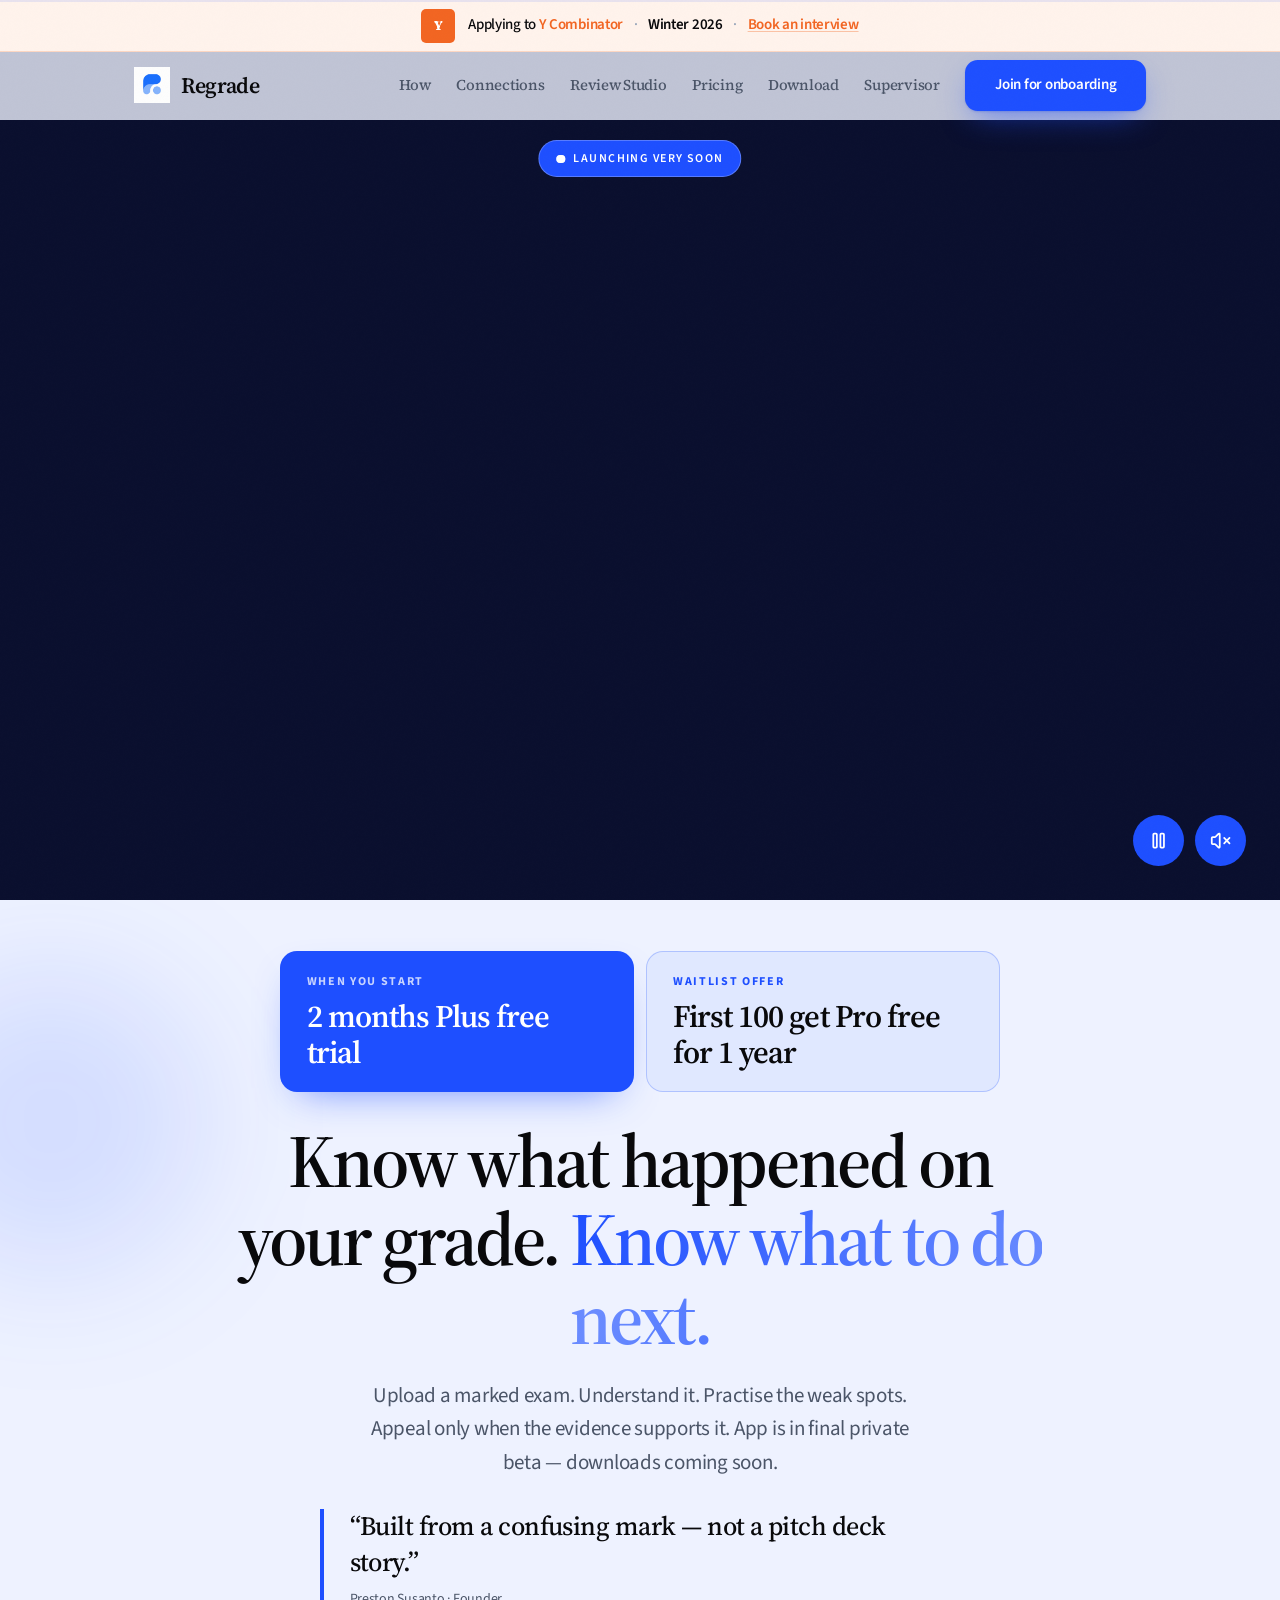
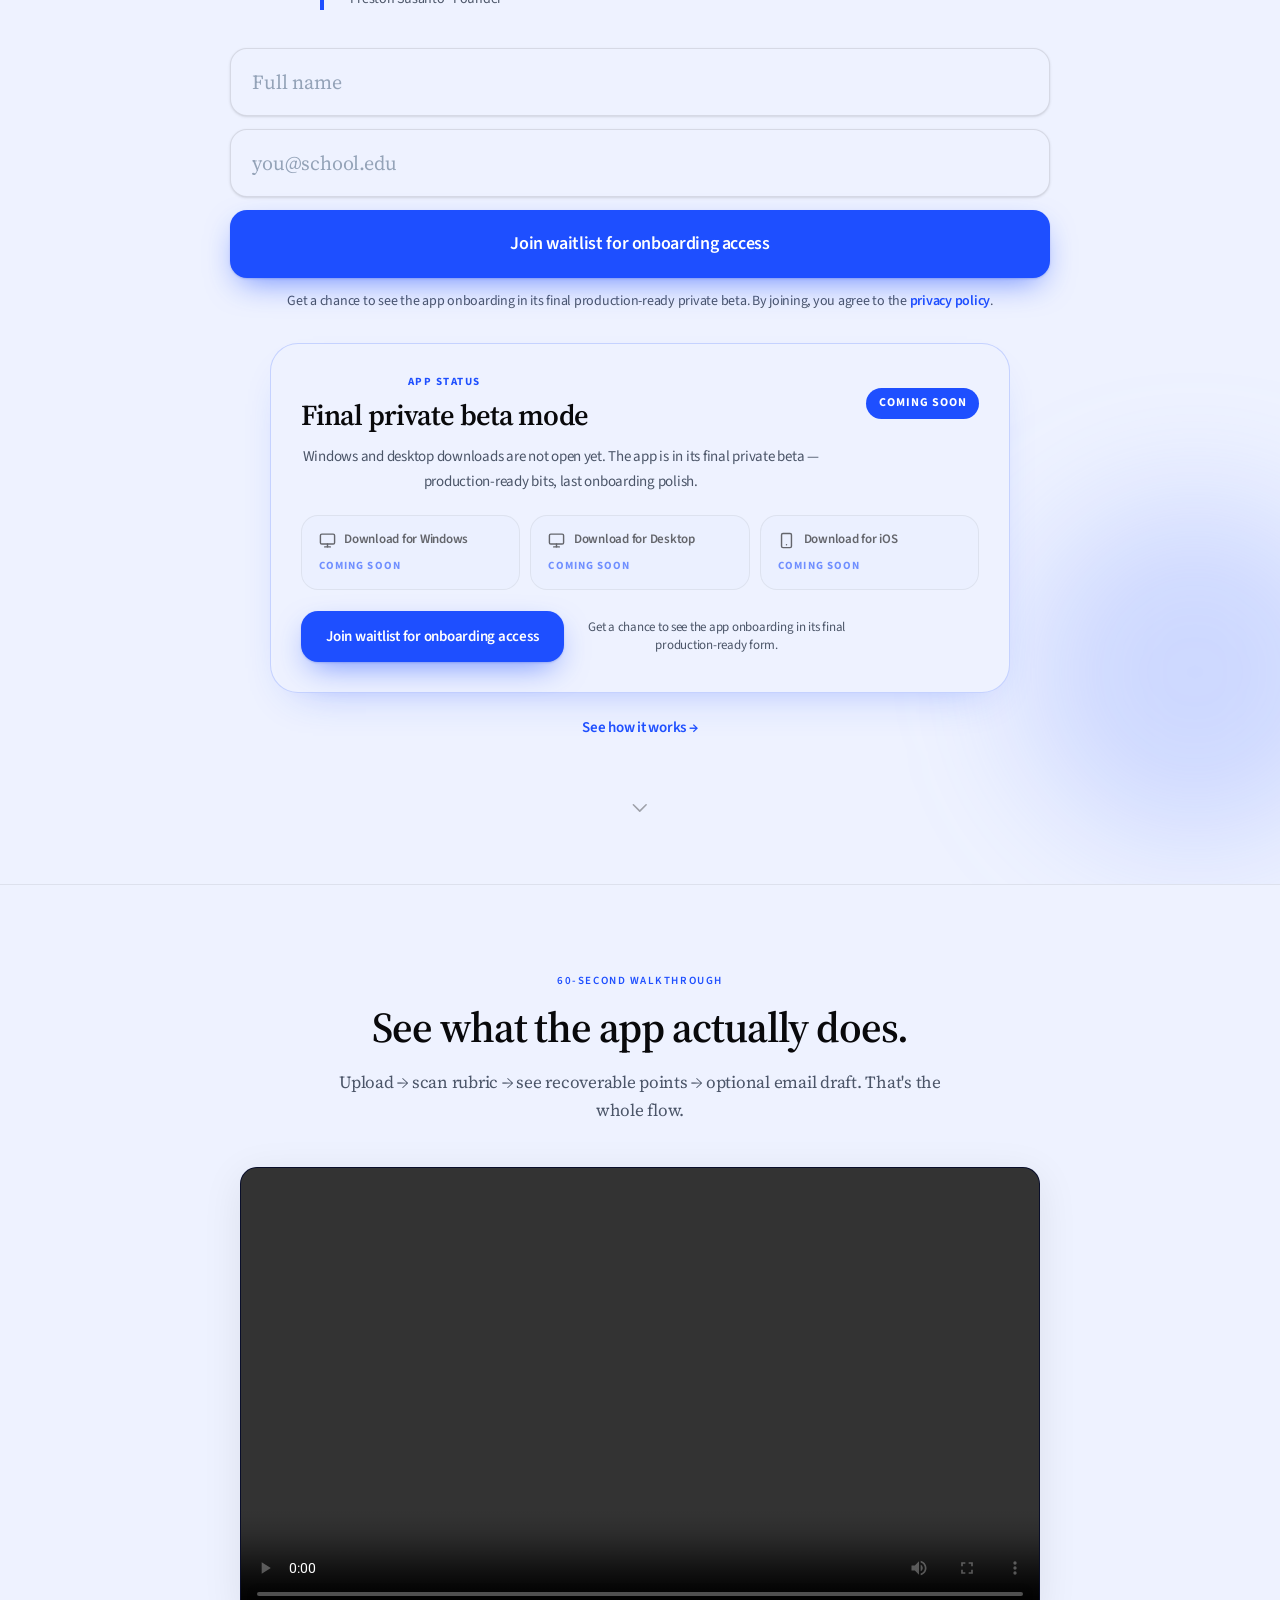
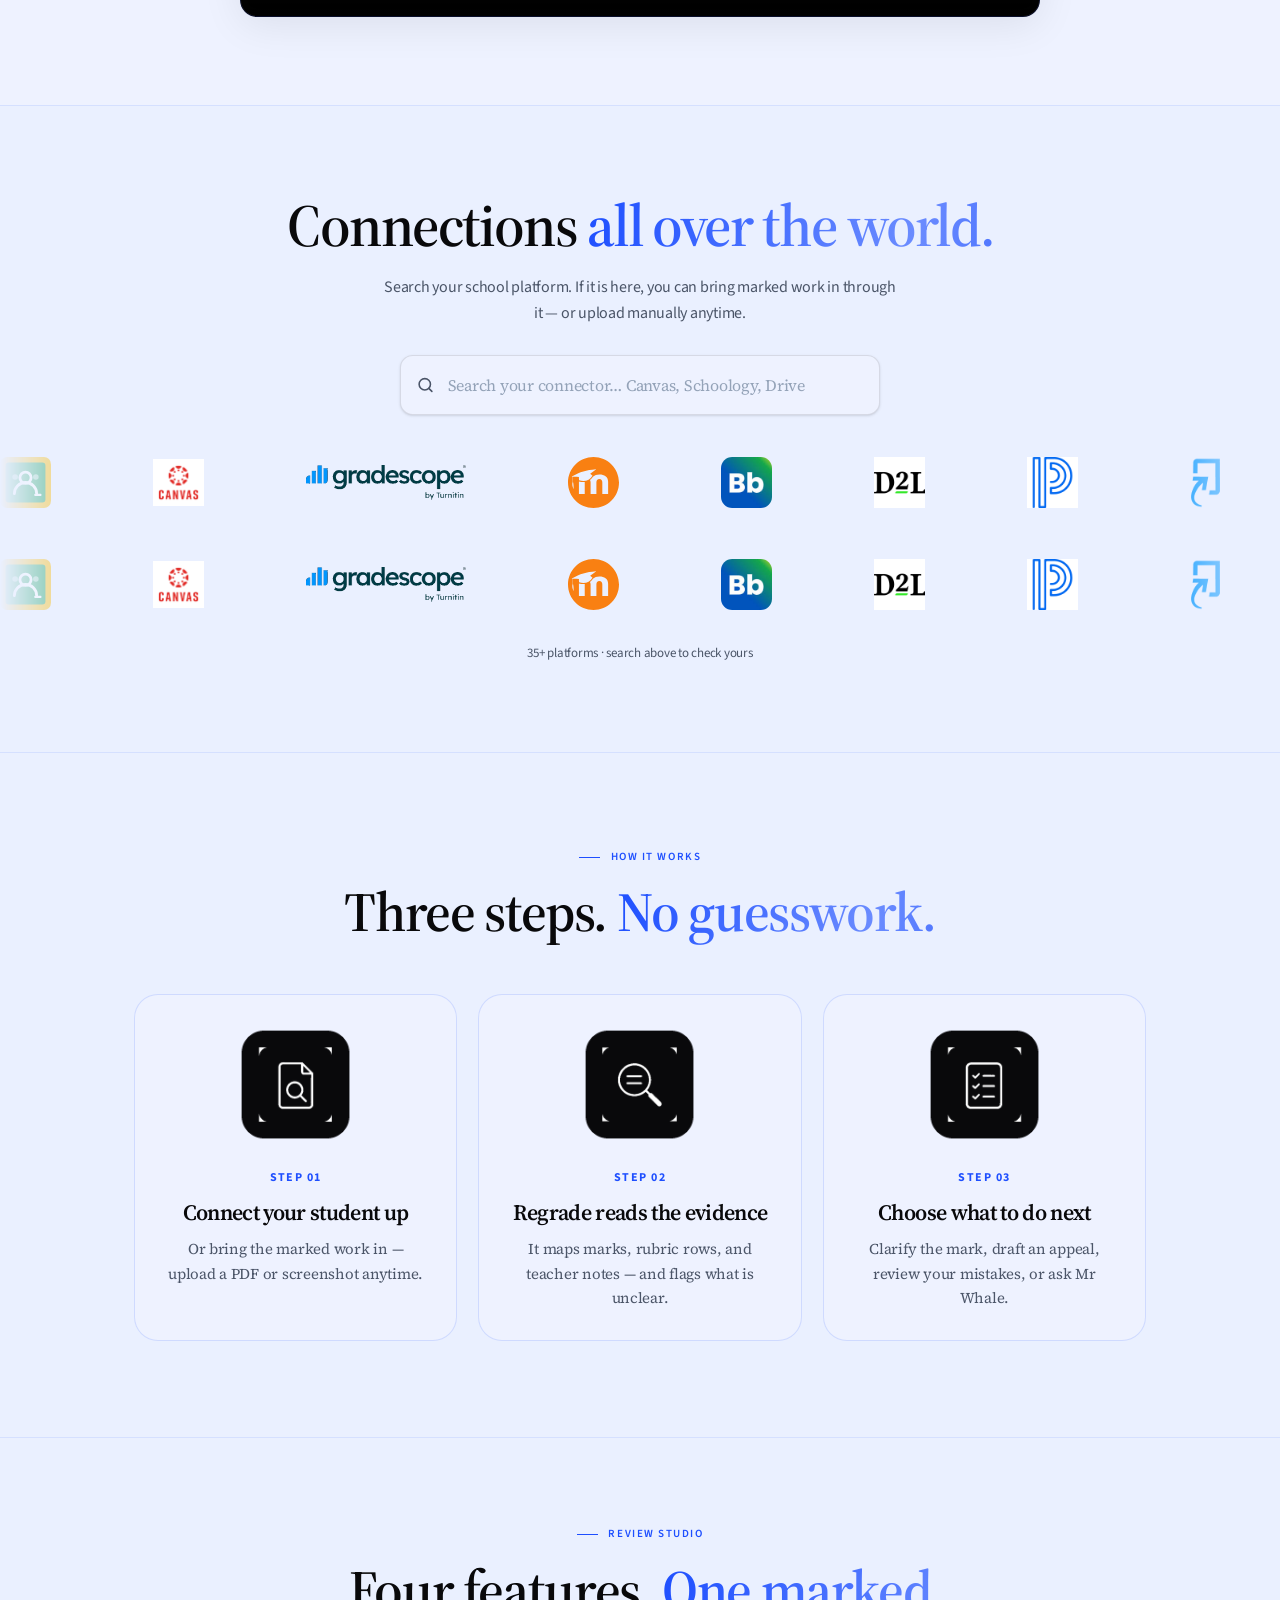
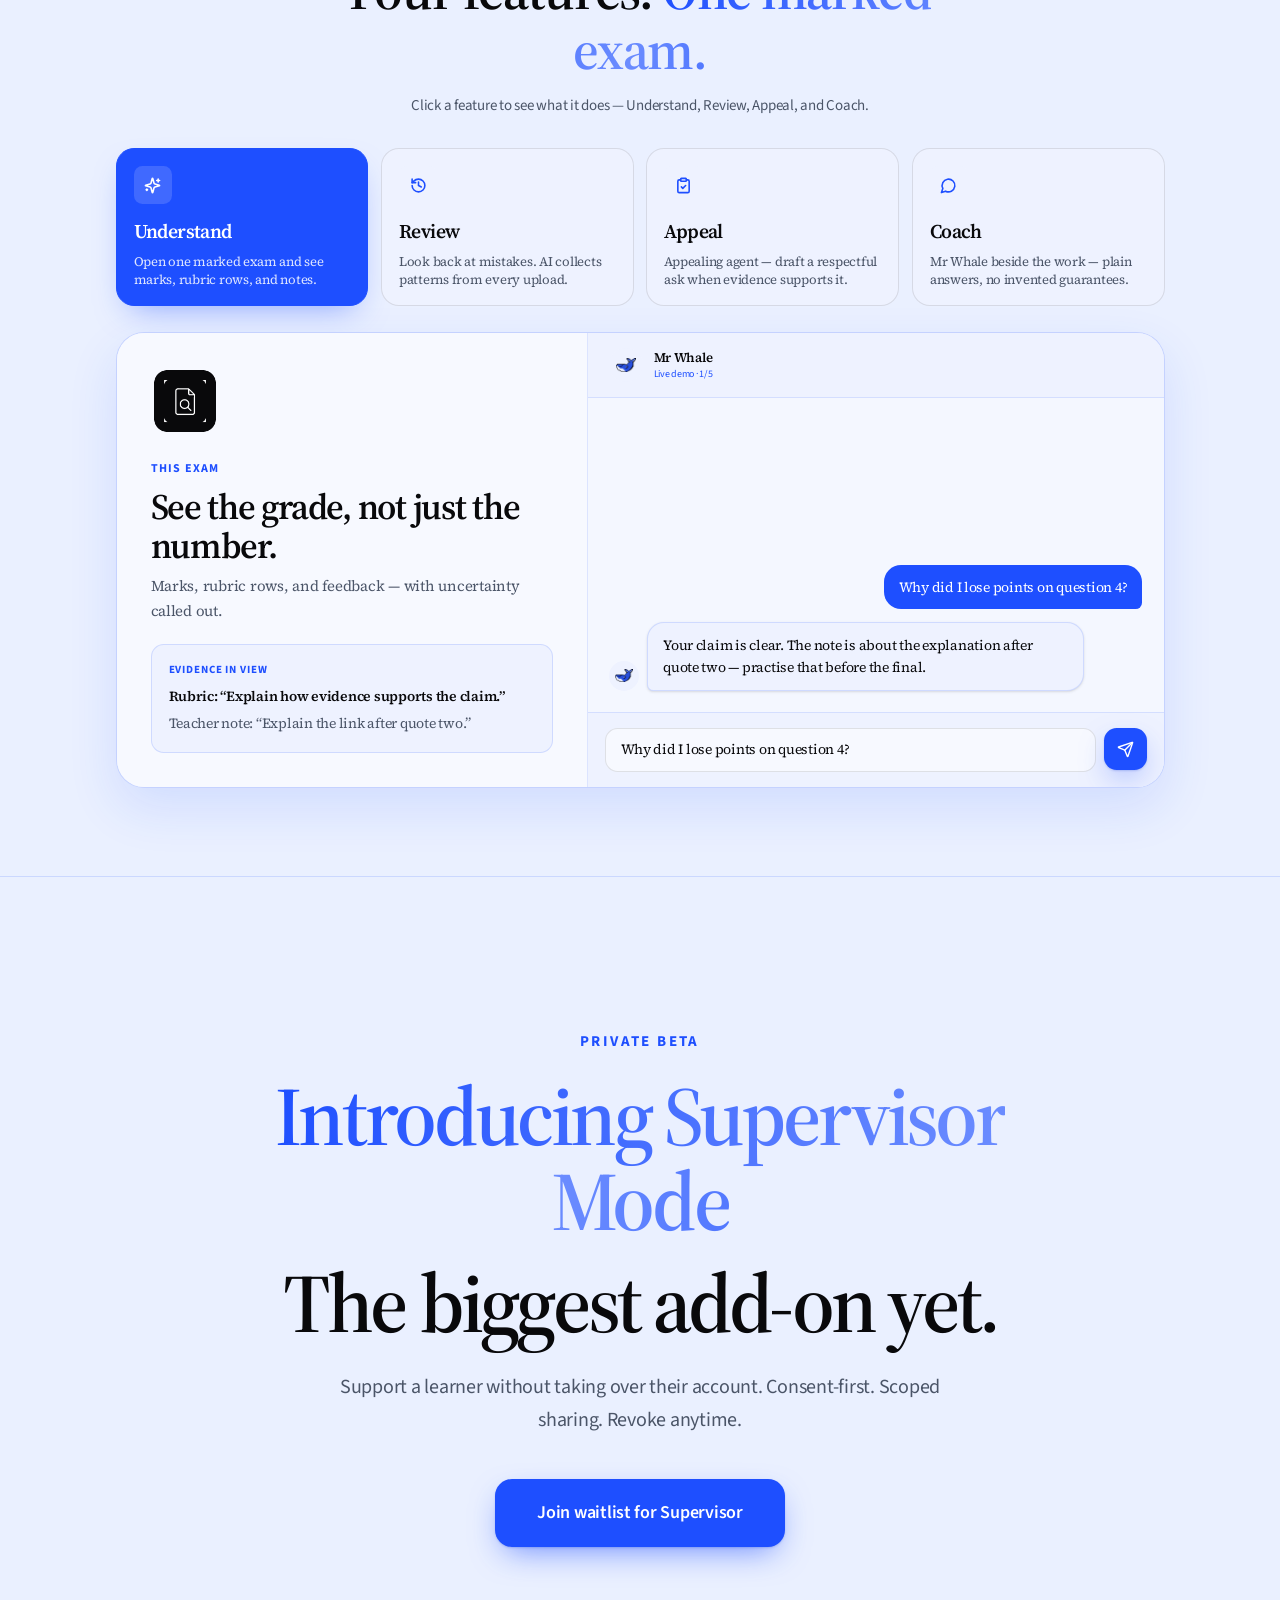
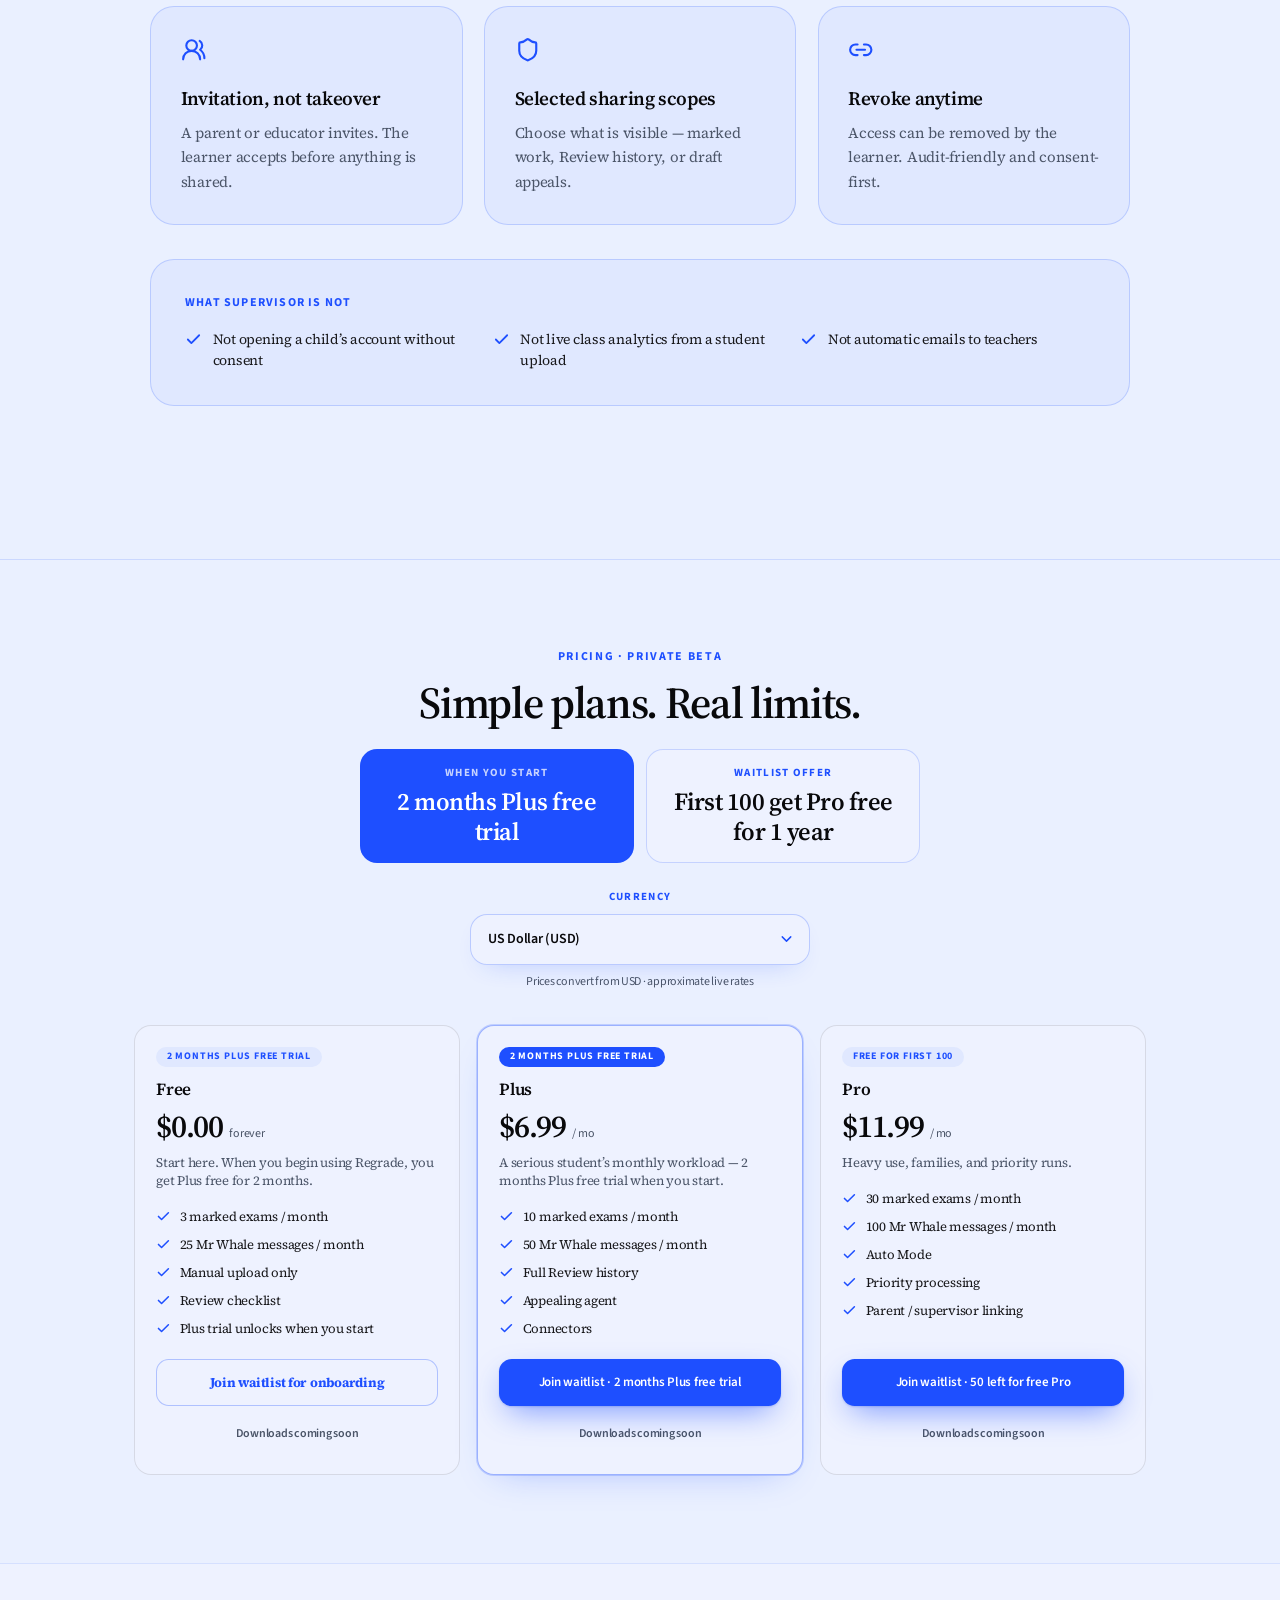
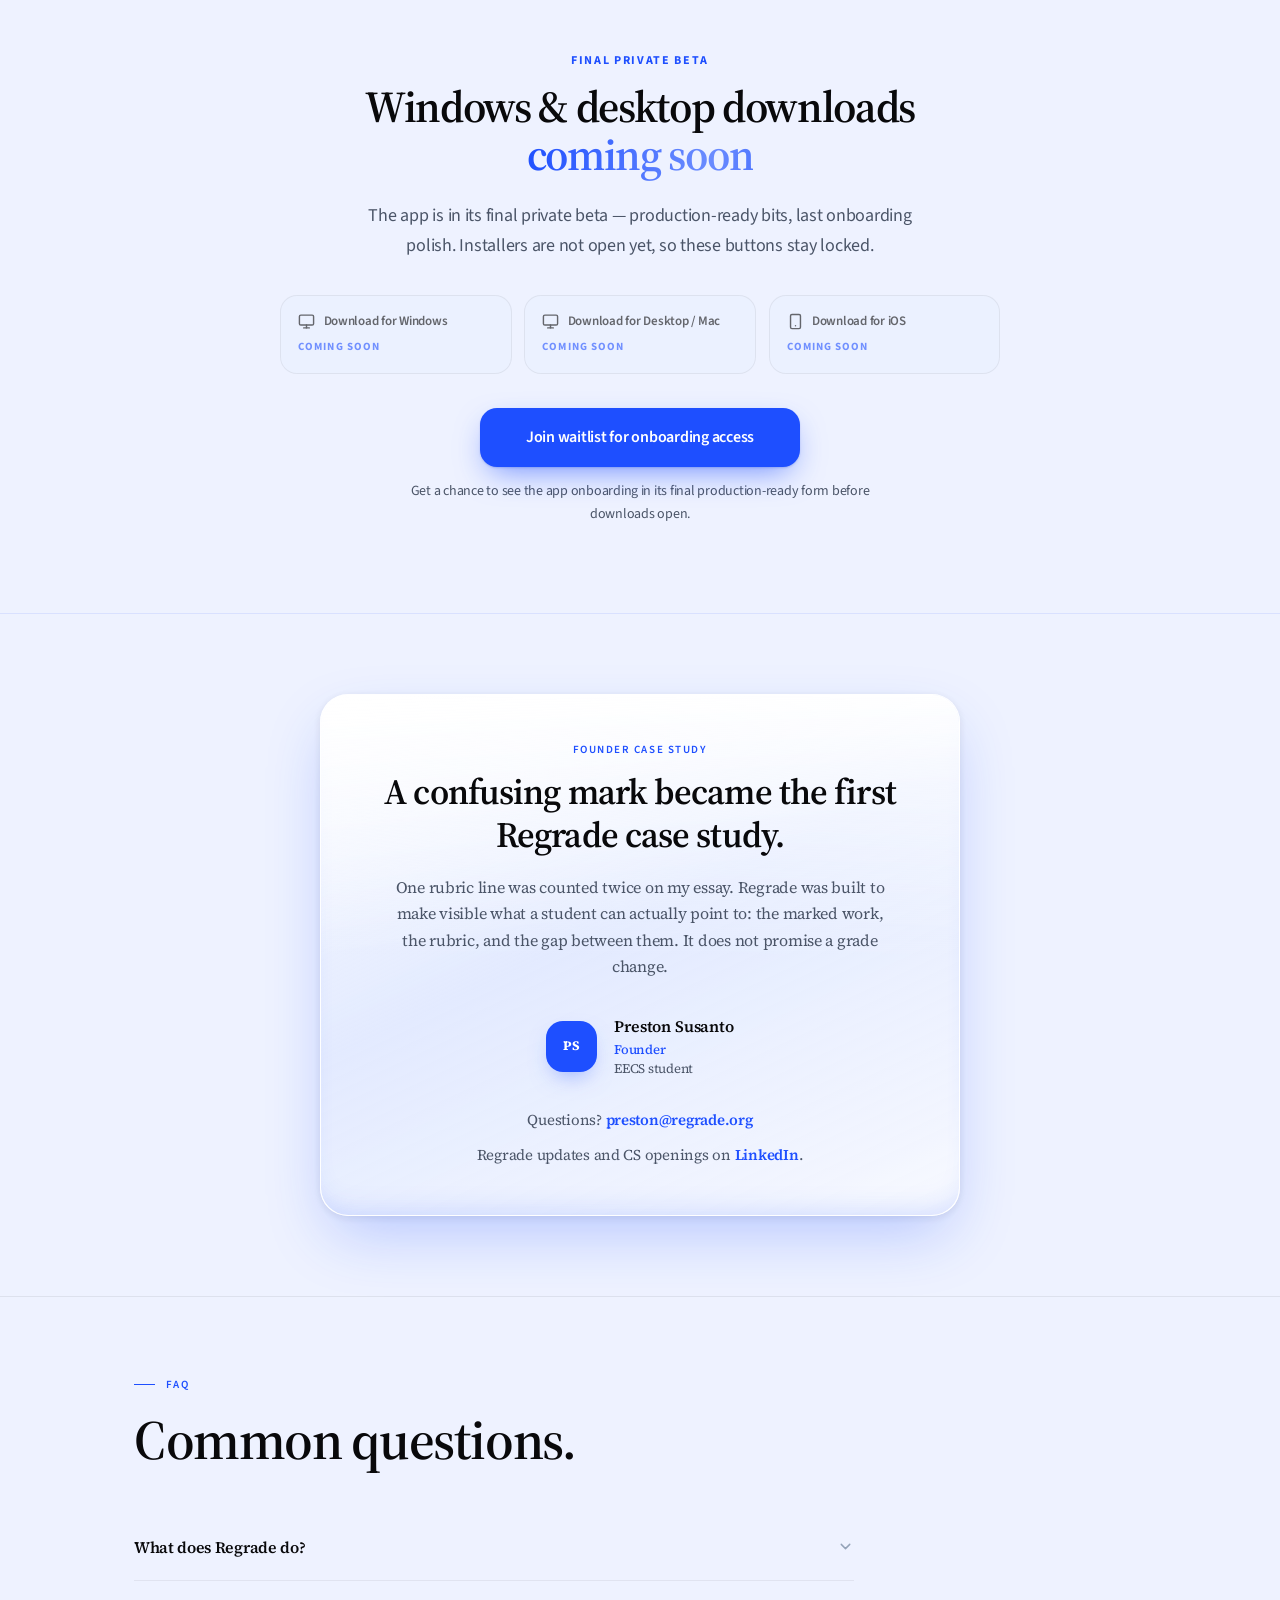
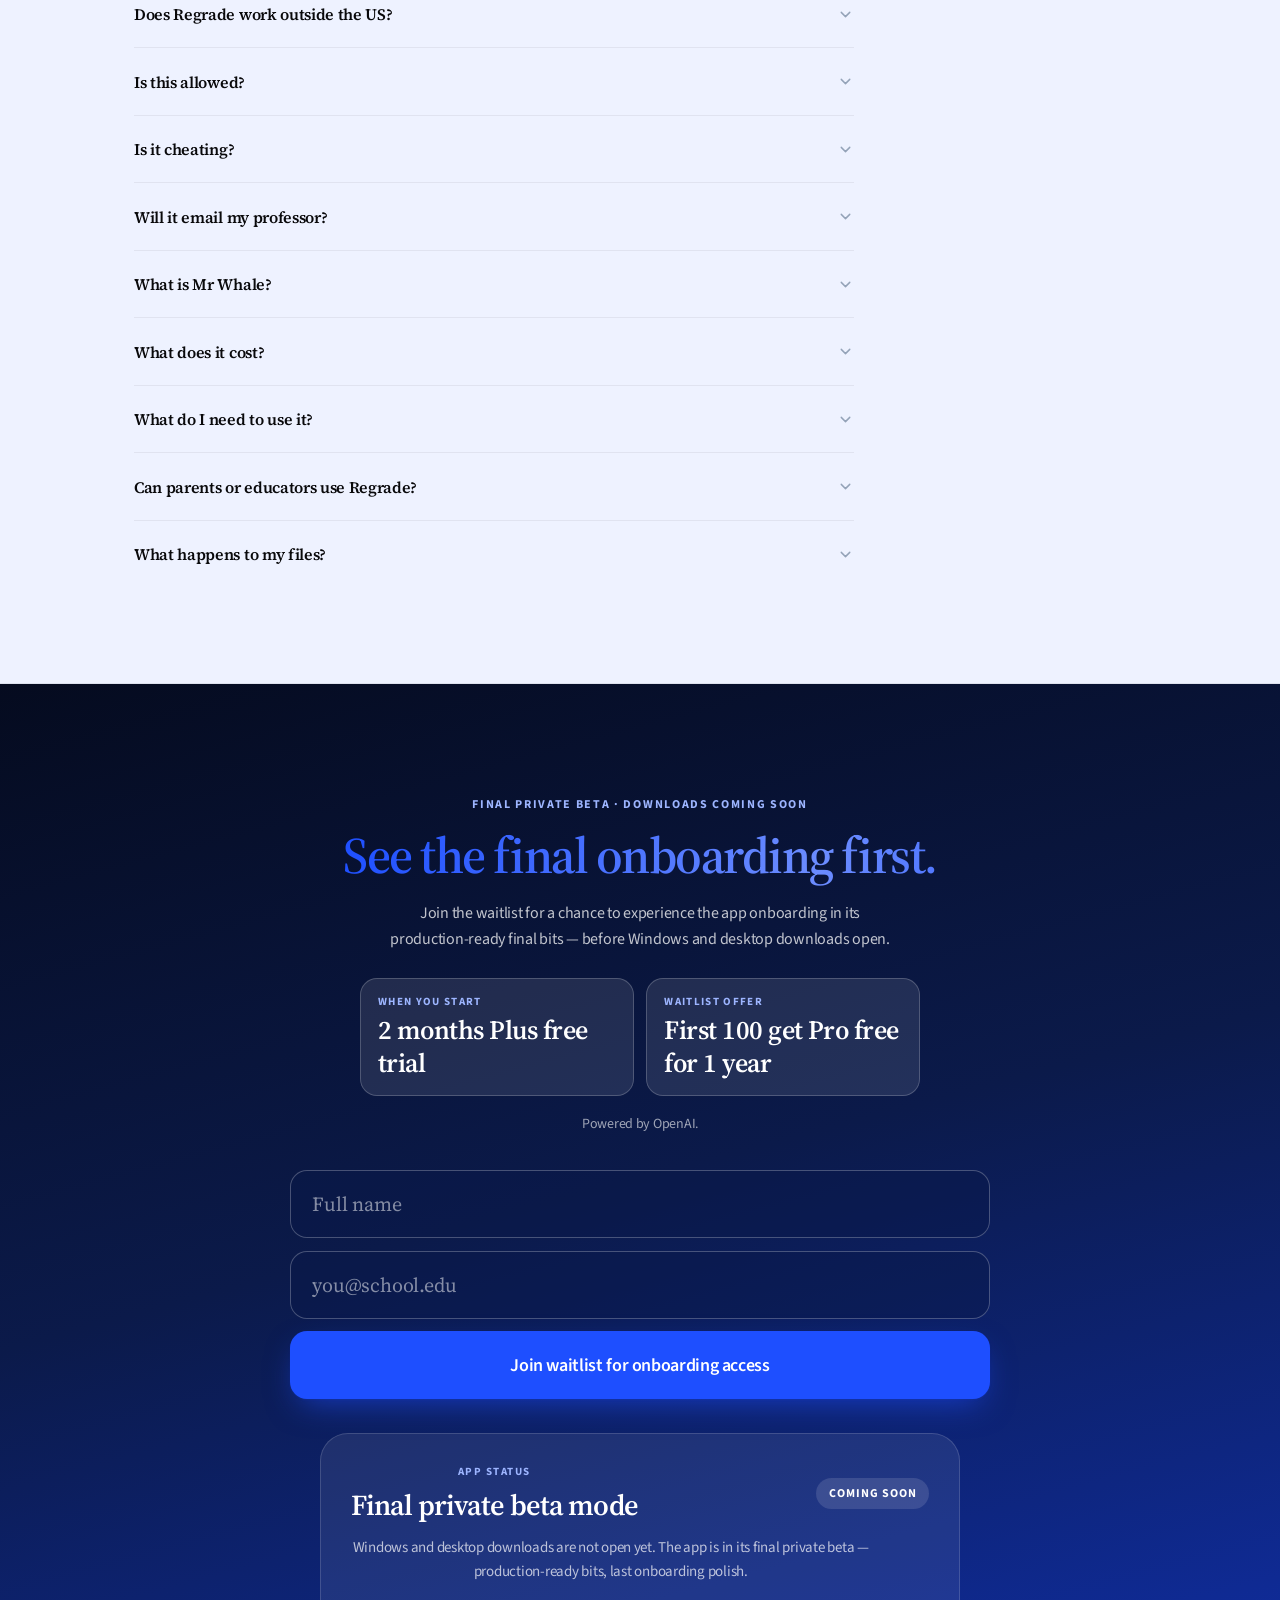
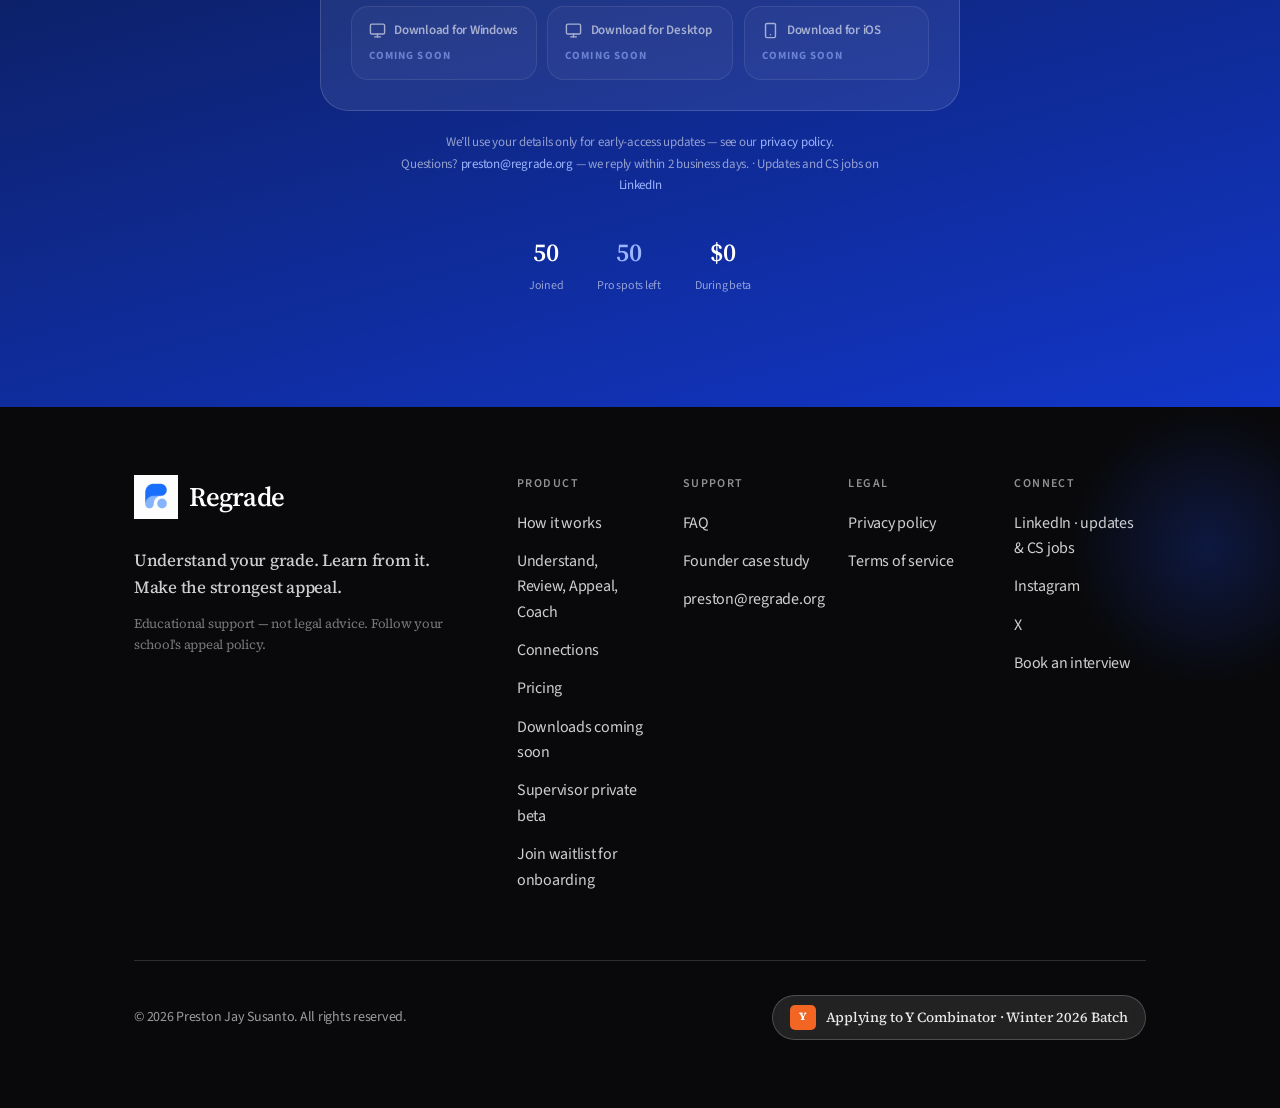
<file: index.html>
<!DOCTYPE html>
<html lang="en">
  <head>
    <meta charset="UTF-8" />
    <meta name="viewport" content="width=device-width, initial-scale=1.0" />
    <title>Regrade — Grade Appeal App for Students</title>
    <meta name="description" content="Upload a marked exam. Regrade checks it against the rubric, helps you understand the grade, and drafts an evidence-led appeal when appropriate. Private beta waitlist open." />
    <meta name="keywords" content="grade appeal app, how to appeal a grade, marked exam review, rubric checker, student grade appeal, evidence-led appeal, professor appeal email, academic appeal, assignment rubric review, Mr Whale, Regrade" />
    <meta name="author" content="Preston Jay Susanto" />
    <meta name="robots" content="index, follow, max-image-preview:large, max-snippet:-1, max-video-preview:-1" />
    <meta name="googlebot" content="index, follow, max-image-preview:large, max-snippet:-1, max-video-preview:-1" />
    <meta name="google-site-verification" content="HuafmFV8FlrGMWEwywS3sz9qW8AT3GHhe1HPjQEwSaM" />
    <meta name="theme-color" content="#1e4fff" />
    <meta property="og:site_name" content="Regrade" />
    <meta property="og:locale" content="en_US" />
    <meta property="og:title" content="Regrade — Grade Appeal App for Students" />
    <meta property="og:description" content="Grade appeal helper for students. Understand marked exams, review rubric deductions, and draft respectful appeals — with Mr Whale beside the work." />
    <meta property="og:url" content="https://regradeapp.tech/" />
    <meta property="og:type" content="website" />
    <meta property="og:image" content="https://regradeapp.tech/logo.png" />
    <meta property="og:image:width" content="1024" />
    <meta property="og:image:height" content="1024" />
    <meta property="og:image:alt" content="Regrade app icon" />
    <meta name="twitter:card" content="summary" />
    <meta name="twitter:site" content="@regrade_app" />
    <meta name="twitter:creator" content="@regrade_app" />
    <meta name="twitter:title" content="Regrade — Grade Appeal App for Students" />
    <meta name="twitter:description" content="Grade appeal helper for students. Understand marked exams, review rubric deductions, and draft respectful appeals." />
    <meta name="twitter:image" content="https://regradeapp.tech/logo.png" />
    <meta name="twitter:image:alt" content="Regrade app icon" />
    <link rel="canonical" href="https://regradeapp.tech/" />
    <link rel="me" href="https://instagram.com/regrade_app" />
    <link rel="me" href="https://x.com/regrade_app" />
    <link rel="me" href="https://www.linkedin.com/in/preston-jay-susanto" />
    <script type="application/ld+json">
      {
        "@context": "https://schema.org",
        "@graph": [
          {
            "@type": "Organization",
            "@id": "https://regradeapp.tech/#organization",
            "name": "Regrade",
            "alternateName": ["Regrade App", "regradeapp"],
            "url": "https://regradeapp.tech",
            "logo": {
              "@type": "ImageObject",
              "url": "https://regradeapp.tech/logo.png",
              "width": 1024,
              "height": 1024
            },
            "image": "https://regradeapp.tech/logo.png",
            "description": "Upload a marked exam. Regrade checks it against the rubric, helps you understand the grade, and drafts an evidence-led appeal when appropriate.",
            "founder": {
              "@type": "Person",
              "name": "Preston Jay Susanto",
              "jobTitle": "Founder",
              "sameAs": ["https://www.linkedin.com/in/preston-jay-susanto"]
            },
            "contactPoint": {
              "@type": "ContactPoint",
              "email": "preston@regrade.org",
              "contactType": "customer support",
              "availableLanguage": ["English"]
            },
            "sameAs": [
              "https://instagram.com/regrade_app",
              "https://x.com/regrade_app",
              "https://www.linkedin.com/in/preston-jay-susanto"
            ]
          },
          {
            "@type": "WebSite",
            "@id": "https://regradeapp.tech/#website",
            "url": "https://regradeapp.tech",
            "name": "Regrade",
            "alternateName": "Regrade App",
            "description": "Grade appeal app for students — marked exam review, rubric checks, and evidence-led appeals.",
            "publisher": { "@id": "https://regradeapp.tech/#organization" },
            "inLanguage": "en-US"
          },
          {
            "@type": "SoftwareApplication",
            "@id": "https://regradeapp.tech/#software",
            "name": "Regrade",
            "applicationCategory": "EducationalApplication",
            "operatingSystem": "iOS",
            "url": "https://regradeapp.tech",
            "image": "https://regradeapp.tech/logo.png",
            "description": "Upload a marked exam. Regrade checks it against the rubric, helps you understand the grade, and drafts an evidence-led appeal when appropriate.",
            "offers": {
              "@type": "Offer",
              "price": "0",
              "priceCurrency": "USD",
              "availability": "https://schema.org/PreOrder"
            }
          }
        ]
      }
    </script>
    <link rel="icon" href="https://regradeapp.tech/favicon-32.png?v=20260714b" type="image/png" sizes="32x32" />
    <link rel="icon" href="https://regradeapp.tech/favicon-48.png?v=20260714b" type="image/png" sizes="48x48" />
    <link rel="icon" type="image/png" sizes="96x96" href="https://regradeapp.tech/app-icon-96.png?v=20260714b" />
    <link rel="icon" type="image/png" sizes="192x192" href="https://regradeapp.tech/app-icon-192.png?v=20260714b" />
    <link rel="icon" type="image/png" sizes="512x512" href="https://regradeapp.tech/app-icon-512.png?v=20260714b" />
    <link rel="apple-touch-icon" sizes="180x180" href="https://regradeapp.tech/apple-touch-icon.png?v=20260714b" />
    <link rel="shortcut icon" href="https://regradeapp.tech/favicon-32.png?v=20260714b" />
    <link rel="manifest" href="/site.webmanifest?v=20260714b" />
    <meta name="msapplication-TileImage" content="https://regradeapp.tech/app-icon-192.png?v=20260714b" />
    <meta name="msapplication-TileColor" content="#1e4fff" />
    <link rel="preconnect" href="https://fonts.googleapis.com" />
    <link rel="preconnect" href="https://fonts.gstatic.com" crossorigin />
    <link href="https://fonts.googleapis.com/css2?family=Caveat:wght@600;700&family=Lato:wght@400;700;800&family=Nunito:wght@400;700;800&family=Roboto:wght@300;400;500;700&family=Source+Sans+3:wght@400;500;600;700&family=Source+Serif+4:ital,opsz,wght@0,8..60,400;0,8..60,500;0,8..60,600;0,8..60,700;1,8..60,400;1,8..60,500;1,8..60,600&display=swap" rel="stylesheet" />
    <script src="/site-config.js"></script>
    <script type="module" crossorigin src="/assets/index-CYm-c4mh.js"></script>
    <link rel="stylesheet" crossorigin href="/assets/index-BP5DshYi.css">
  </head>
  <body>
    <noscript>
      <main>
        <h1>Regrade — Grade Appeal App for Students</h1>
        <p>
          Upload a marked exam. Regrade checks it against the rubric, helps you understand the
          grade, and drafts an evidence-led appeal when appropriate. Join the private beta waitlist
          at <a href="https://regradeapp.tech/">regradeapp.tech</a>.
        </p>
        <h2>How it works</h2>
        <ol>
          <li>Connect your student account or upload marked work.</li>
          <li>Regrade reads visible marks, rubric support, and uncertainty.</li>
          <li>Choose what to do next: understand, review, appeal, or coach with Mr Whale.</li>
        </ol>
        <h2>Common questions</h2>
        <p>Is Regrade a grade appeal app? Yes — for reviewing marked exams and preparing respectful appeals.</p>
        <p>Does it email professors? Never. You review every draft and send it yourself.</p>
        <p>Contact: <a href="mailto:preston@regrade.org">preston@regrade.org</a></p>
      </main>
    </noscript>
    <div id="root"></div>
  </body>
</html>
</file>
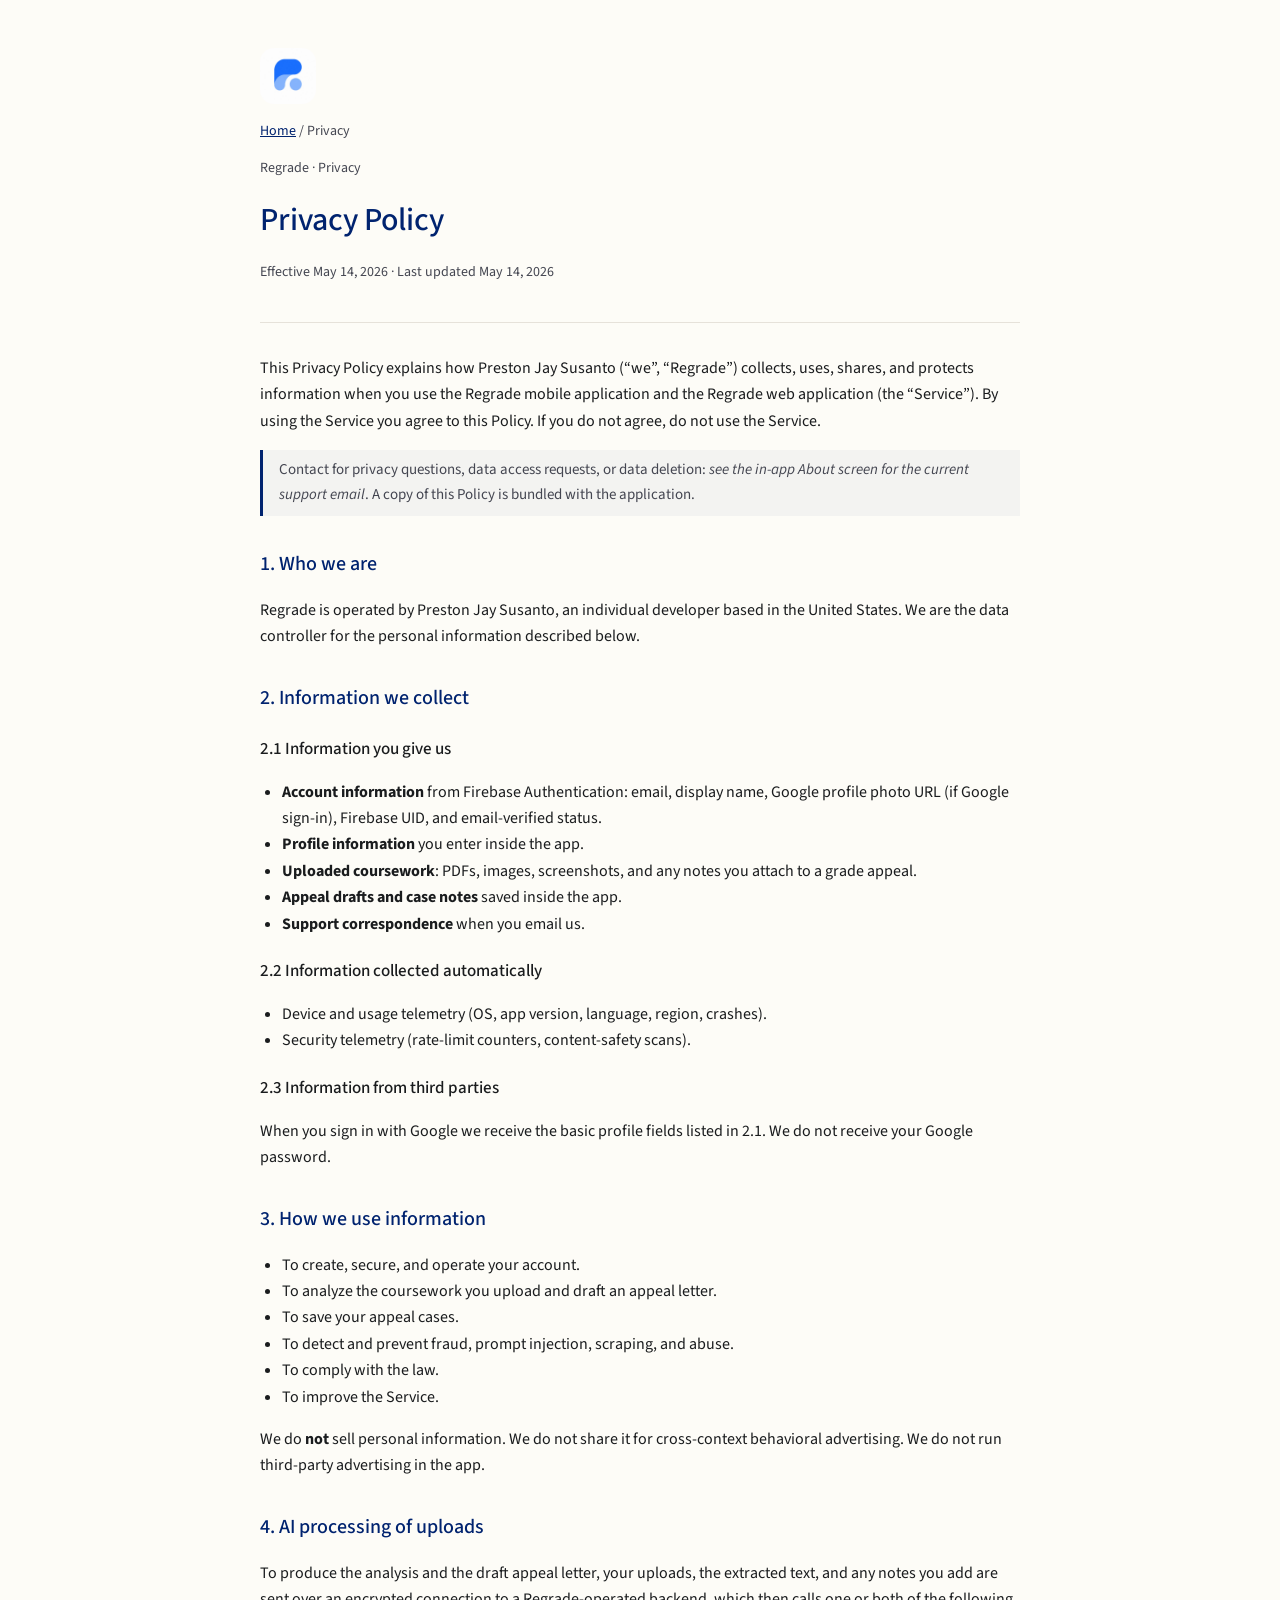
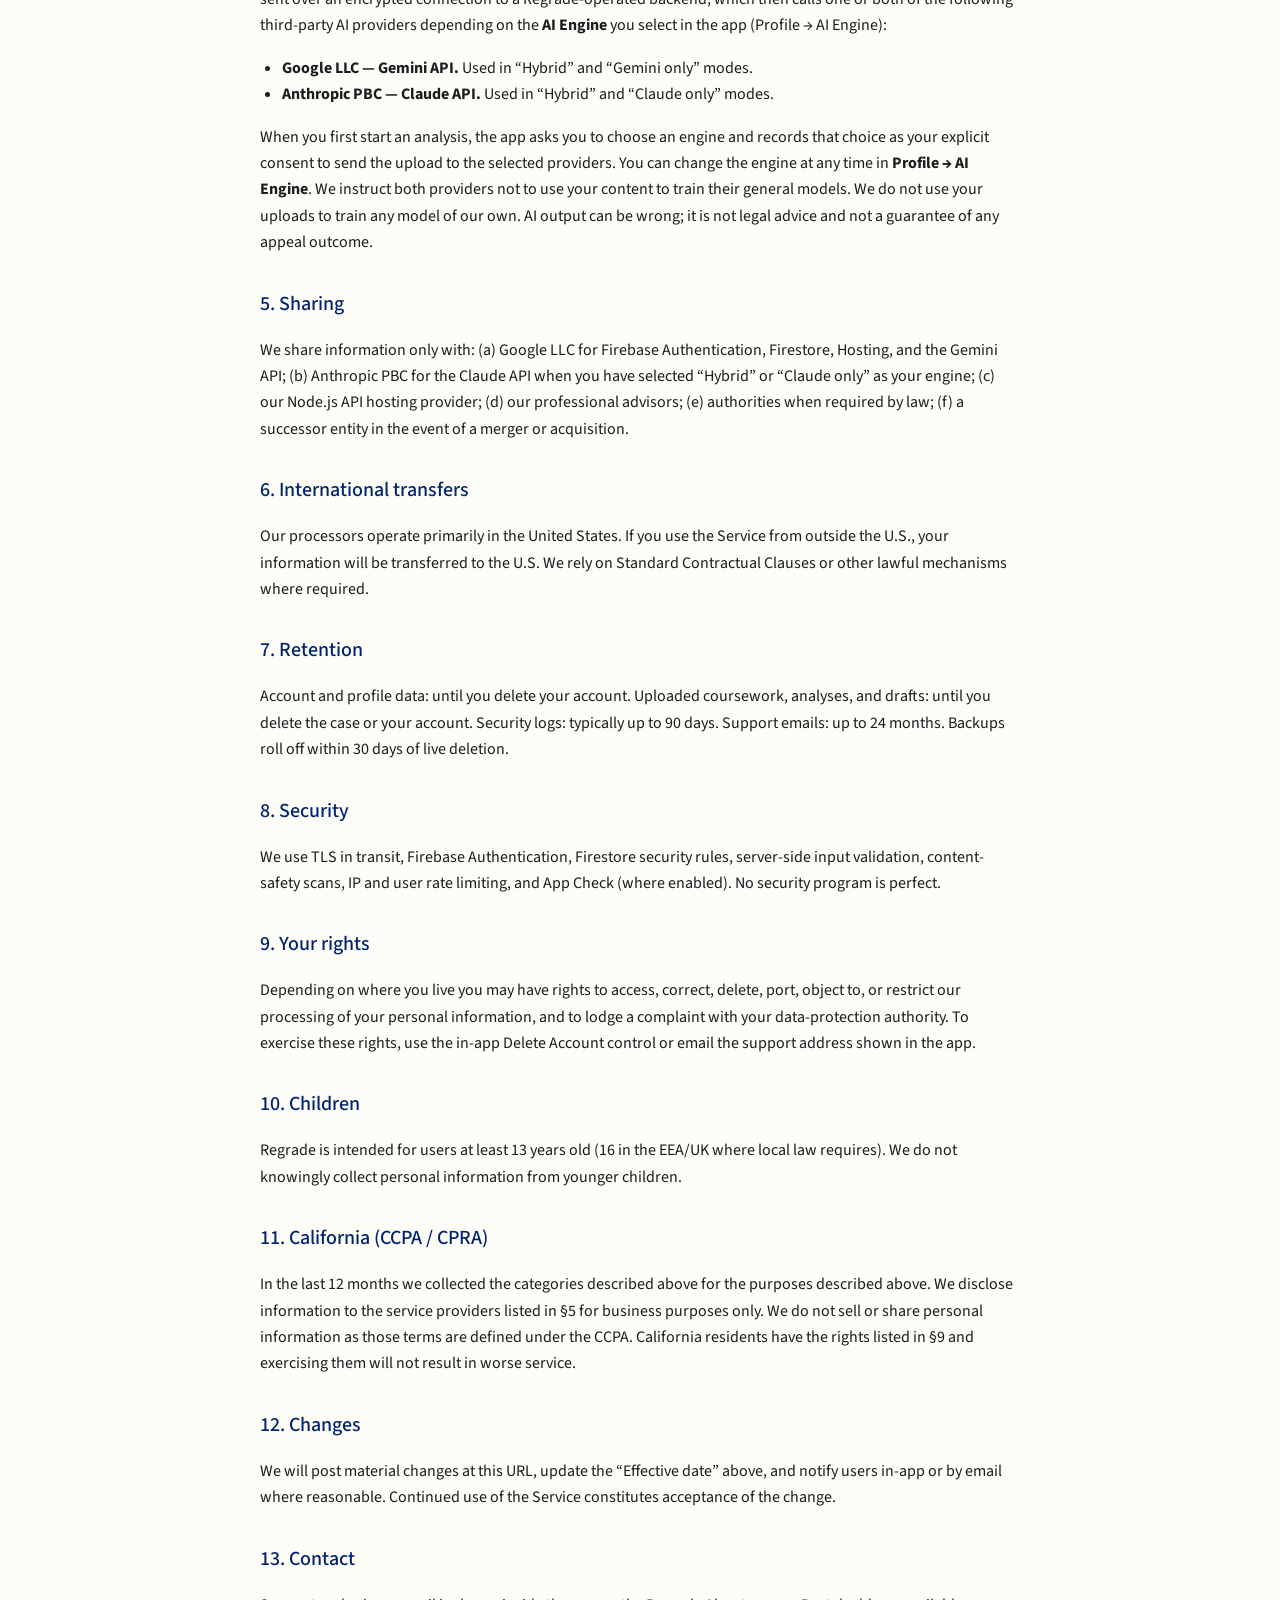
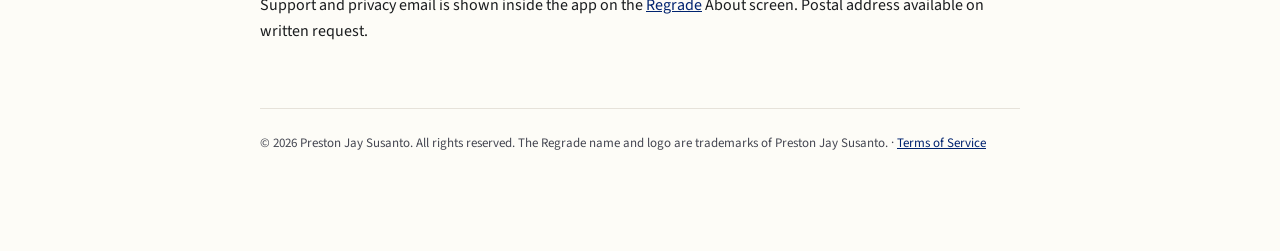
<file: privacy.html>
<!doctype html>
<html lang="en">
  <head>
    <meta charset="utf-8" />
    <meta name="viewport" content="width=device-width, initial-scale=1" />
    <meta name="robots" content="index,follow" />
    <title>Regrade — Privacy Policy</title>
    <meta
      name="description"
      content="How Regrade collects, uses, and protects information about students who use the Regrade grade-appeal app."
    />
    <link rel="canonical" href="https://regradeapp.tech/privacy.html" />
    <meta property="og:title" content="Regrade — Privacy Policy" />
    <meta property="og:description" content="Privacy policy for the Regrade student grade appeal and rubric checker app." />
    <meta property="og:url" content="https://regradeapp.tech/privacy.html" />
    <meta property="og:type" content="website" />
    <meta property="og:site_name" content="Regrade" />
    <script type="application/ld+json">
      {
        "@context": "https://schema.org",
        "@type": "WebPage",
        "name": "Regrade Privacy Policy",
        "url": "https://regradeapp.tech/privacy.html",
        "isPartOf": { "@type": "WebSite", "name": "Regrade", "url": "https://regradeapp.tech" },
        "about": { "@type": "SoftwareApplication", "name": "Regrade", "applicationCategory": "EducationalApplication" }
      }
    </script>
    <link rel="preconnect" href="https://fonts.googleapis.com" />
    <link rel="preconnect" href="https://fonts.gstatic.com" crossorigin />
    <link
      href="https://fonts.googleapis.com/css2?family=Source+Sans+3:wght@400;500;600;700&display=swap"
      rel="stylesheet"
    />
    <style>
      :root {
        --fg: #1a1c1e;
        --muted: #444651;
        --bg: #fdfcf7;
        --accent: #00236f;
        --rule: #e6e2da;
      }
      html {
        background: var(--bg);
        color: var(--fg);
        font: 16px/1.65 "Source Sans 3", ui-sans-serif, system-ui, sans-serif;
      }
      body {
        max-width: 760px;
        margin: 0 auto;
        padding: 48px 24px 96px;
      }
      header {
        border-bottom: 1px solid var(--rule);
        padding-bottom: 24px;
        margin-bottom: 32px;
      }
      .brand-logo {
        width: 56px;
        height: 56px;
        border-radius: 14px;
        margin-bottom: 16px;
        display: block;
      }
      h1 {
        font-weight: 500;
        font-size: 32px;
        margin: 0 0 8px;
        color: var(--accent);
      }
      h2 {
        font-weight: 500;
        font-size: 20px;
        margin: 32px 0 8px;
        color: var(--accent);
      }
      h3 {
        font-weight: 500;
        font-size: 17px;
        margin: 20px 0 6px;
      }
      p,
      li {
        color: var(--fg);
      }
      ul {
        padding-left: 22px;
      }
      .meta {
        color: var(--muted);
        font-size: 14px;
      }
      a {
        color: var(--accent);
      }
      blockquote {
        border-left: 3px solid var(--accent);
        padding: 8px 16px;
        margin: 16px 0;
        background: rgba(0, 35, 111, 0.04);
        color: var(--muted);
        font-size: 15px;
      }
      footer {
        margin-top: 64px;
        padding-top: 24px;
        border-top: 1px solid var(--rule);
        font-size: 13px;
        color: var(--muted);
      }
    </style>
  </head>
  <body>
    <header>
      <a href="/"><img class="brand-logo" src="/logo-mark.png?v=20260714b" width="56" height="56" alt="Regrade" /></a>
      <nav class="meta" aria-label="Breadcrumb"><a href="/">Home</a> <span aria-hidden="true">/</span> Privacy</nav>
      <p class="meta">Regrade · Privacy</p>
      <h1>Privacy Policy</h1>
      <p class="meta">Effective May 14, 2026 · Last updated May 14, 2026</p>
    </header>

    <p>
      This Privacy Policy explains how Preston Jay Susanto (&ldquo;we&rdquo;, &ldquo;Regrade&rdquo;)
      collects, uses, shares, and protects information when you use the Regrade mobile application
      and the Regrade web application (the &ldquo;Service&rdquo;). By using the Service you agree to
      this Policy. If you do not agree, do not use the Service.
    </p>

    <blockquote>
      Contact for privacy questions, data access requests, or data deletion:
      <em>see the in-app About screen for the current support email</em>. A copy of this Policy is
      bundled with the application.
    </blockquote>

    <h2>1. Who we are</h2>
    <p>
      Regrade is operated by Preston Jay Susanto, an individual developer based in the United
      States. We are the data controller for the personal information described below.
    </p>

    <h2>2. Information we collect</h2>
    <h3>2.1 Information you give us</h3>
    <ul>
      <li>
        <strong>Account information</strong> from Firebase Authentication: email, display name,
        Google profile photo URL (if Google sign-in), Firebase UID, and email-verified status.
      </li>
      <li><strong>Profile information</strong> you enter inside the app.</li>
      <li>
        <strong>Uploaded coursework</strong>: PDFs, images, screenshots, and any notes you attach to
        a grade appeal.
      </li>
      <li><strong>Appeal drafts and case notes</strong> saved inside the app.</li>
      <li><strong>Support correspondence</strong> when you email us.</li>
    </ul>
    <h3>2.2 Information collected automatically</h3>
    <ul>
      <li>Device and usage telemetry (OS, app version, language, region, crashes).</li>
      <li>Security telemetry (rate-limit counters, content-safety scans).</li>
    </ul>
    <h3>2.3 Information from third parties</h3>
    <p>
      When you sign in with Google we receive the basic profile fields listed in 2.1. We do not
      receive your Google password.
    </p>

    <h2>3. How we use information</h2>
    <ul>
      <li>To create, secure, and operate your account.</li>
      <li>To analyze the coursework you upload and draft an appeal letter.</li>
      <li>To save your appeal cases.</li>
      <li>To detect and prevent fraud, prompt injection, scraping, and abuse.</li>
      <li>To comply with the law.</li>
      <li>To improve the Service.</li>
    </ul>
    <p>
      We do <strong>not</strong> sell personal information. We do not share it for cross-context
      behavioral advertising. We do not run third-party advertising in the app.
    </p>

    <h2>4. AI processing of uploads</h2>
    <p>
      To produce the analysis and the draft appeal letter, your uploads, the extracted text, and any
      notes you add are sent over an encrypted connection to a Regrade-operated backend, which then
      calls one or both of the following third-party AI providers depending on the
      <strong>AI Engine</strong> you select in the app (Profile &rarr; AI Engine):
    </p>
    <ul>
      <li>
        <strong>Google LLC &mdash; Gemini API.</strong> Used in &ldquo;Hybrid&rdquo; and &ldquo;Gemini
        only&rdquo; modes.
      </li>
      <li>
        <strong>Anthropic PBC &mdash; Claude API.</strong> Used in &ldquo;Hybrid&rdquo; and
        &ldquo;Claude only&rdquo; modes.
      </li>
    </ul>
    <p>
      When you first start an analysis, the app asks you to choose an engine and records that
      choice as your explicit consent to send the upload to the selected providers. You can change
      the engine at any time in <strong>Profile &rarr; AI Engine</strong>. We instruct both
      providers not to use your content to train their general models. We do not use your uploads to
      train any model of our own. AI output can be wrong; it is not legal advice and not a guarantee
      of any appeal outcome.
    </p>

    <h2>5. Sharing</h2>
    <p>
      We share information only with: (a) Google LLC for Firebase Authentication, Firestore, Hosting,
      and the Gemini API; (b) Anthropic PBC for the Claude API when you have selected
      &ldquo;Hybrid&rdquo; or &ldquo;Claude only&rdquo; as your engine; (c) our Node.js API hosting
      provider; (d) our professional advisors; (e) authorities when required by law; (f) a successor
      entity in the event of a merger or acquisition.
    </p>

    <h2>6. International transfers</h2>
    <p>
      Our processors operate primarily in the United States. If you use the Service from outside the
      U.S., your information will be transferred to the U.S. We rely on Standard Contractual Clauses
      or other lawful mechanisms where required.
    </p>

    <h2>7. Retention</h2>
    <p>
      Account and profile data: until you delete your account. Uploaded coursework, analyses, and
      drafts: until you delete the case or your account. Security logs: typically up to 90 days.
      Support emails: up to 24 months. Backups roll off within 30 days of live deletion.
    </p>

    <h2>8. Security</h2>
    <p>
      We use TLS in transit, Firebase Authentication, Firestore security rules, server-side input
      validation, content-safety scans, IP and user rate limiting, and App Check (where enabled). No
      security program is perfect.
    </p>

    <h2>9. Your rights</h2>
    <p>
      Depending on where you live you may have rights to access, correct, delete, port, object to, or
      restrict our processing of your personal information, and to lodge a complaint with your
      data-protection authority. To exercise these rights, use the in-app Delete Account control or
      email the support address shown in the app.
    </p>

    <h2>10. Children</h2>
    <p>
      Regrade is intended for users at least 13 years old (16 in the EEA/UK where local law requires).
      We do not knowingly collect personal information from younger children.
    </p>

    <h2>11. California (CCPA / CPRA)</h2>
    <p>
      In the last 12 months we collected the categories described above for the purposes described
      above. We disclose information to the service providers listed in §5 for business purposes
      only. We do not sell or share personal information as those terms are defined under the CCPA.
      California residents have the rights listed in §9 and exercising them will not result in worse
      service.
    </p>

    <h2>12. Changes</h2>
    <p>
      We will post material changes at this URL, update the &ldquo;Effective date&rdquo; above, and
      notify users in-app or by email where reasonable. Continued use of the Service constitutes
      acceptance of the change.
    </p>

    <h2>13. Contact</h2>
    <p>
      Support and privacy email is shown inside the app on the
      <a href="/">Regrade</a> About screen. Postal address available on written request.
    </p>

    <footer>
      © 2026 Preston Jay Susanto. All rights reserved. The Regrade name and logo are trademarks of
      Preston Jay Susanto. · <a href="/terms.html">Terms of Service</a>
    </footer>
    <script src="/site-config.js"></script>
    <script src="/visitors.js"></script>
  </body>
</html>
</file>
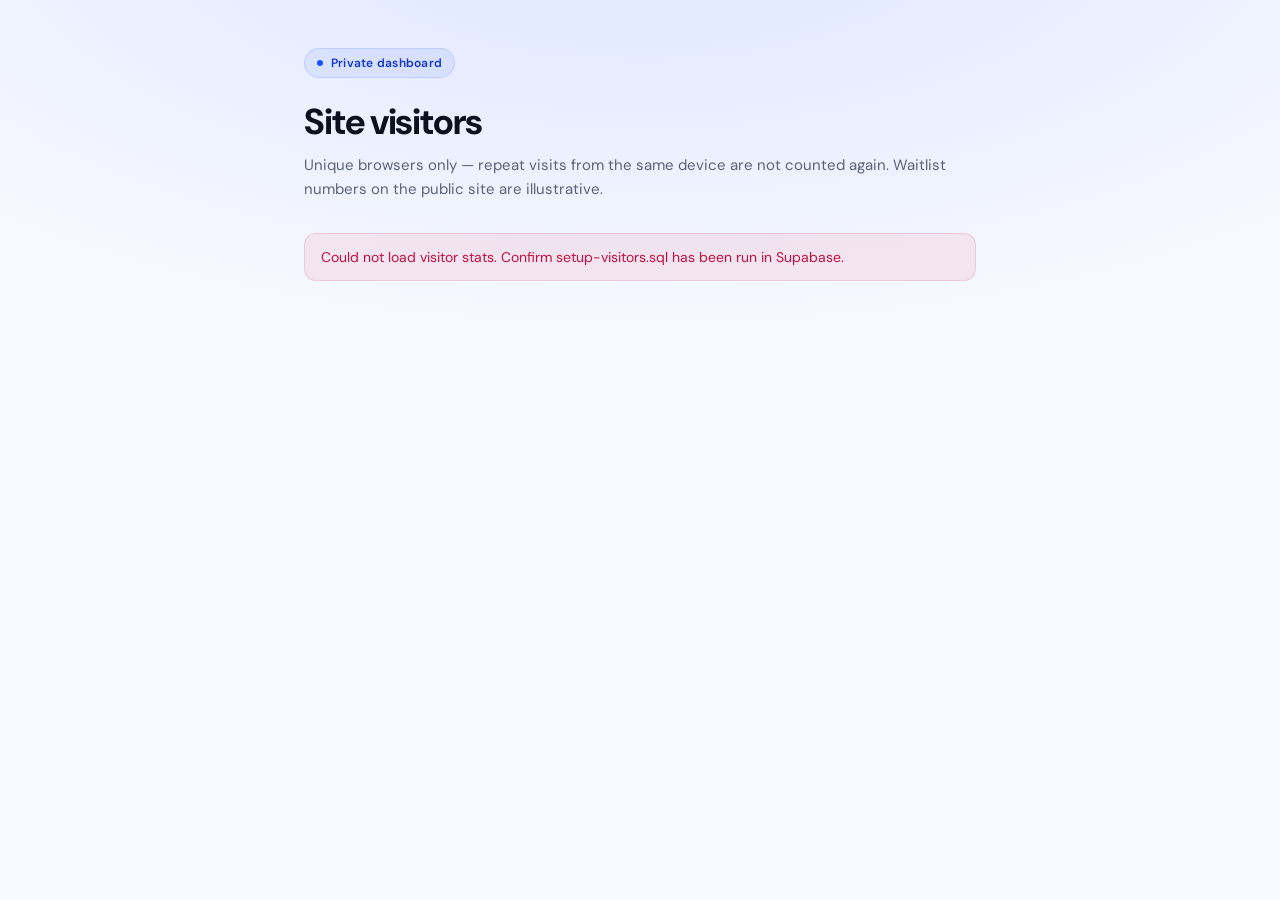
<file: stats.html>
<!DOCTYPE html>
<html lang="en">
  <head>
    <meta charset="UTF-8" />
    <meta name="viewport" content="width=device-width, initial-scale=1.0" />
    <meta name="robots" content="noindex, nofollow" />
    <title>Regrade · Visitor stats</title>
    <link rel="preconnect" href="https://fonts.googleapis.com" />
    <link rel="preconnect" href="https://fonts.gstatic.com" crossorigin />
    <link
      href="https://fonts.googleapis.com/css2?family=DM+Sans:ital,opsz,wght@0,9..40,400;0,9..40,500;0,9..40,600;0,9..40,700;1,9..40,400&display=swap"
      rel="stylesheet"
    />
    <script src="/site-config.js"></script>
    <style>
      :root {
        --ink: #0c1020;
        --muted: #5a6278;
        --blue: #1e4fff;
        --paper: #f8faff;
      }

      * {
        box-sizing: border-box;
      }

      body {
        margin: 0;
        min-height: 100vh;
        font-family: "DM Sans", -apple-system, sans-serif;
        color: var(--ink);
        background:
          radial-gradient(ellipse 80% 50% at 50% -10%, rgba(30, 79, 255, 0.12), transparent),
          var(--paper);
        -webkit-font-smoothing: antialiased;
      }

      .wrap {
        max-width: 720px;
        margin: 0 auto;
        padding: 48px 24px 64px;
      }

      .badge {
        display: inline-flex;
        align-items: center;
        gap: 8px;
        padding: 6px 12px;
        border-radius: 999px;
        font-size: 12px;
        font-weight: 600;
        letter-spacing: 0.02em;
        color: #1236c9;
        background: rgba(30, 79, 255, 0.08);
        border: 1px solid rgba(30, 79, 255, 0.14);
      }

      .badge-dot {
        width: 6px;
        height: 6px;
        border-radius: 50%;
        background: var(--blue);
      }

      h1 {
        margin: 20px 0 8px;
        font-size: clamp(1.75rem, 4vw, 2.25rem);
        font-weight: 700;
        letter-spacing: -0.03em;
      }

      .sub {
        margin: 0 0 32px;
        font-size: 15px;
        line-height: 1.6;
        color: var(--muted);
      }

      .grid {
        display: grid;
        gap: 16px;
      }

      @media (min-width: 560px) {
        .grid {
          grid-template-columns: repeat(3, 1fr);
        }
      }

      .card {
        padding: 24px 20px;
        border-radius: 18px;
        text-align: center;
        background: rgba(255, 255, 255, 0.72);
        backdrop-filter: blur(20px);
        -webkit-backdrop-filter: blur(20px);
        border: 1px solid rgba(30, 79, 255, 0.12);
        box-shadow: 0 12px 40px rgba(12, 16, 32, 0.06);
      }

      .value {
        font-size: clamp(2rem, 5vw, 2.6rem);
        font-weight: 700;
        letter-spacing: -0.03em;
        font-variant-numeric: tabular-nums;
      }

      .label {
        margin-top: 6px;
        font-size: 13px;
        font-weight: 500;
        color: var(--muted);
      }

      .meta {
        margin-top: 28px;
        font-size: 12px;
        color: #8a92a8;
      }

      .error {
        padding: 14px 16px;
        border-radius: 12px;
        font-size: 14px;
        color: #be123c;
        background: rgba(225, 29, 72, 0.08);
        border: 1px solid rgba(225, 29, 72, 0.15);
      }

      .loading {
        color: var(--muted);
        font-size: 14px;
      }
    </style>
  </head>
  <body>
    <div class="wrap">
      <span class="badge"><span class="badge-dot"></span> Private dashboard</span>
      <h1>Site visitors</h1>
      <p class="sub">
        Unique browsers only — repeat visits from the same device are not counted again.
        Waitlist numbers on the public site are illustrative.
      </p>

      <div id="status" class="loading">Loading stats…</div>
      <div id="grid" class="grid" hidden></div>
      <p id="meta" class="meta" hidden></p>
    </div>

    <script>
      (async function () {
        const cfg = window.REGRADE_CONFIG;
        const statusEl = document.getElementById("status");
        const gridEl = document.getElementById("grid");
        const metaEl = document.getElementById("meta");

        if (!cfg?.supabaseUrl || !cfg?.supabaseAnonKey) {
          statusEl.className = "error";
          statusEl.textContent = "Missing site-config.js — Supabase credentials not found.";
          return;
        }

        try {
          const res = await fetch(cfg.supabaseUrl + "/rest/v1/rpc/get_visitor_stats", {
            method: "POST",
            headers: {
              "Content-Type": "application/json",
              apikey: cfg.supabaseAnonKey,
              Authorization: "Bearer " + cfg.supabaseAnonKey,
            },
            body: "{}",
          });

          if (!res.ok) throw new Error("RPC failed");

          const data = await res.json();
          const cards = [
            { value: data.total ?? 0, label: "Total unique visitors" },
            { value: data.today ?? 0, label: "New today" },
            { value: data.week ?? 0, label: "New this week" },
          ];

          statusEl.hidden = true;
          gridEl.hidden = false;
          metaEl.hidden = false;

          gridEl.innerHTML = cards
            .map(
              (c) =>
                '<div class="card"><div class="value">' +
                Number(c.value).toLocaleString() +
                '</div><div class="label">' +
                c.label +
                "</div></div>"
            )
            .join("");

          if (data.updated_at) {
            const when = new Date(data.updated_at).toLocaleString();
            metaEl.textContent = "Last updated " + when + " UTC";
          }
        } catch (err) {
          statusEl.className = "error";
          statusEl.textContent =
            "Could not load visitor stats. Confirm setup-visitors.sql has been run in Supabase.";
        }
      })();
    </script>
  </body>
</html>
</file>
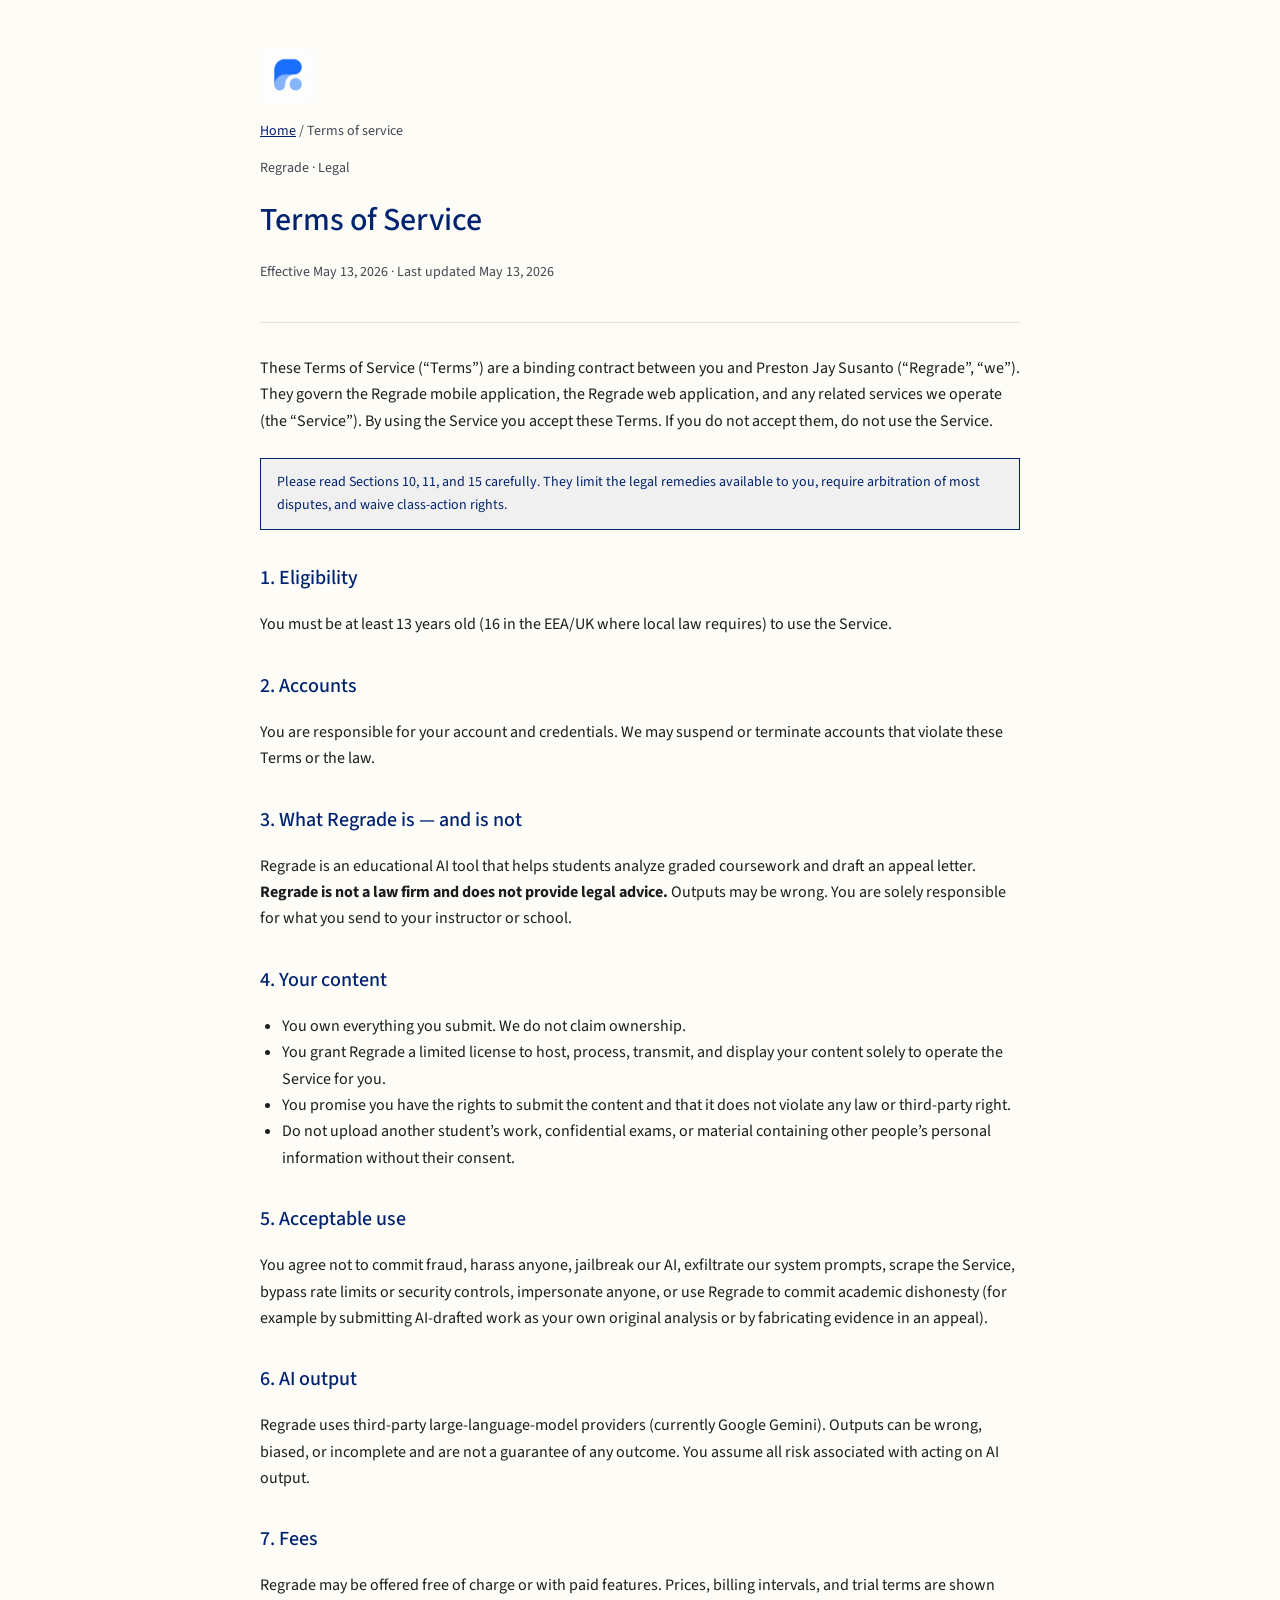
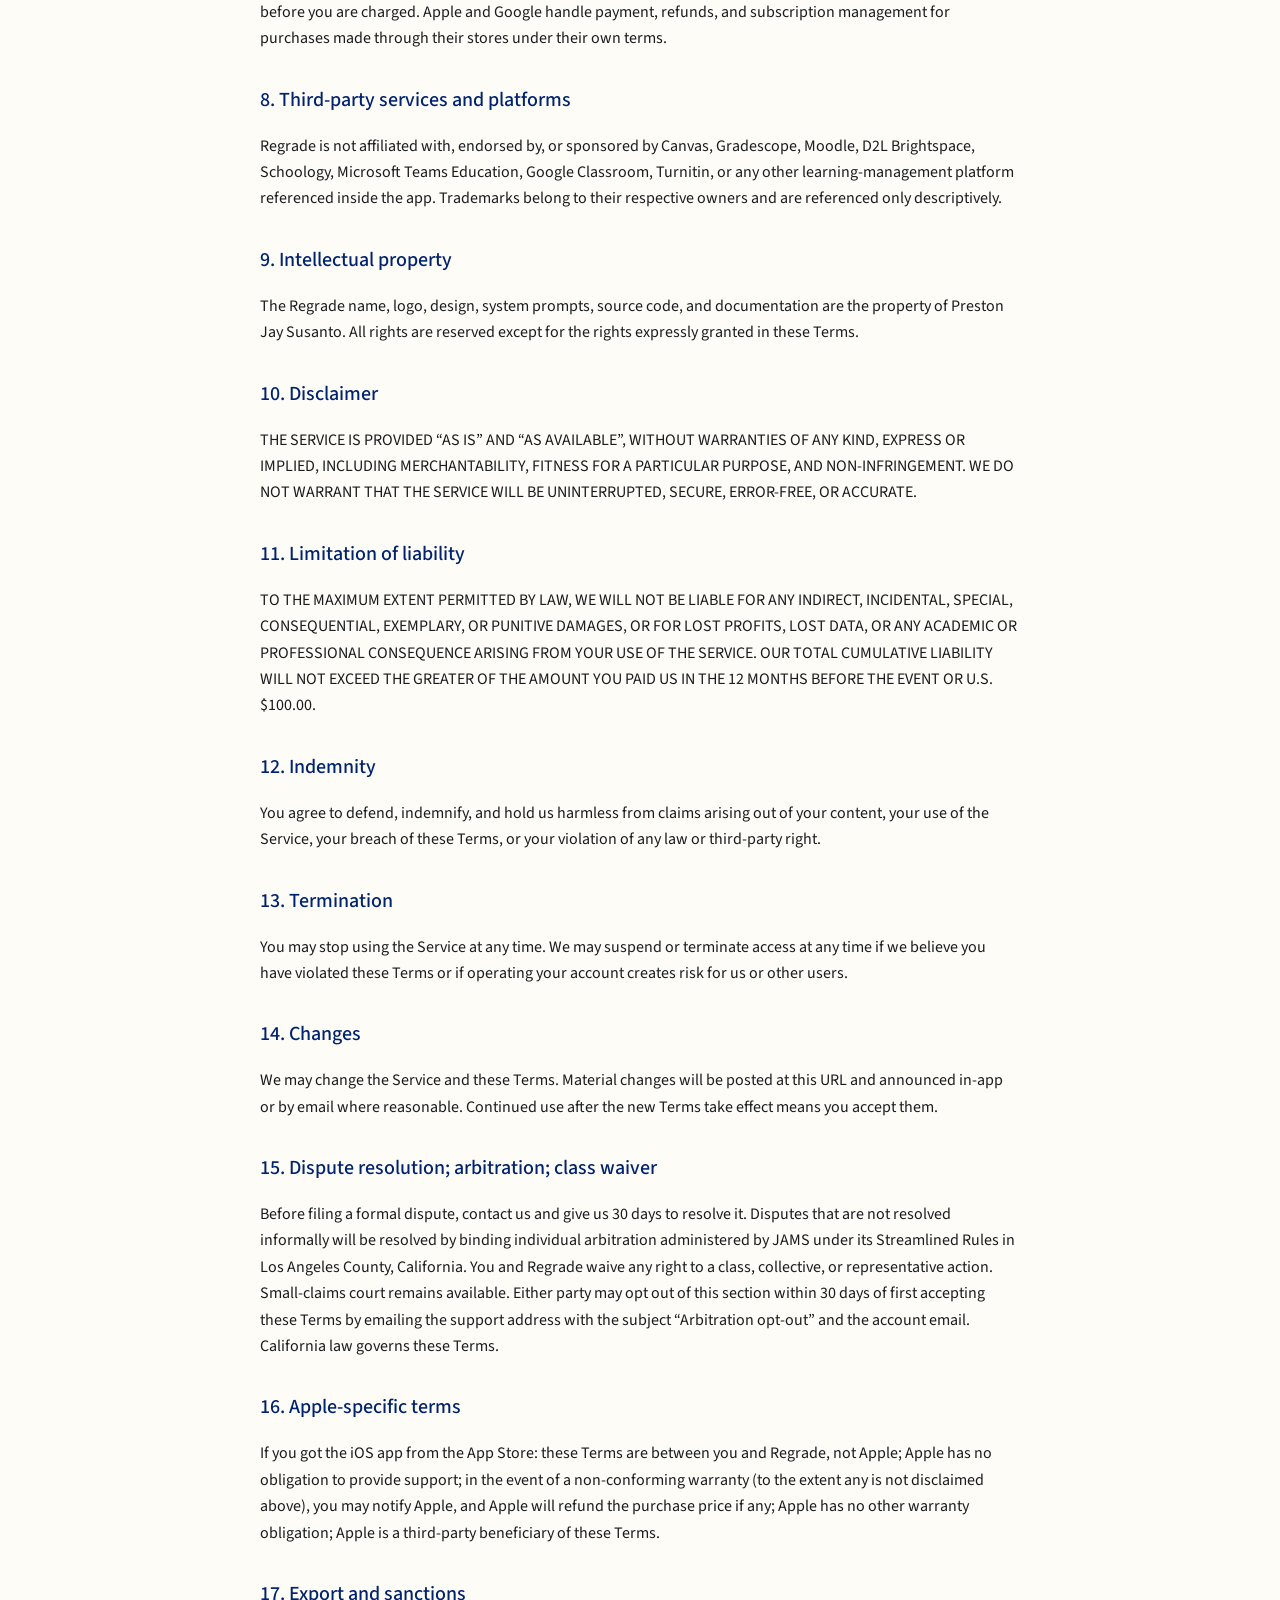
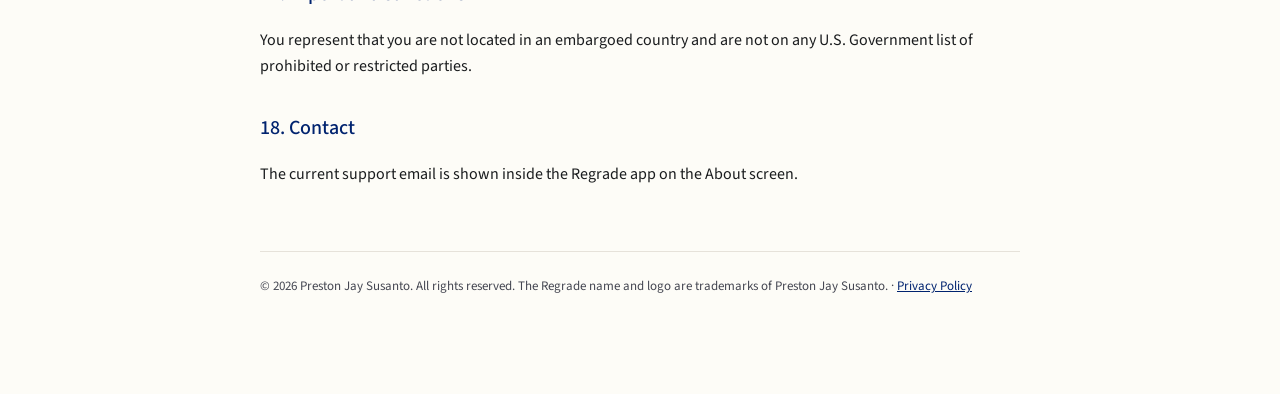
<file: terms.html>
<!doctype html>
<html lang="en">
  <head>
    <meta charset="utf-8" />
    <meta name="viewport" content="width=device-width, initial-scale=1" />
    <meta name="robots" content="index,follow" />
    <title>Regrade — Terms of Service</title>
    <meta
      name="description"
      content="Terms of Service for the Regrade student grade-appeal application."
    />
    <link rel="canonical" href="https://regradeapp.tech/terms.html" />
    <meta property="og:title" content="Regrade — Terms of Service" />
    <meta property="og:description" content="Terms of service for the Regrade student grade appeal and rubric checker app." />
    <meta property="og:url" content="https://regradeapp.tech/terms.html" />
    <meta property="og:type" content="website" />
    <meta property="og:site_name" content="Regrade" />
    <script type="application/ld+json">
      {
        "@context": "https://schema.org",
        "@type": "WebPage",
        "name": "Regrade Terms of Service",
        "url": "https://regradeapp.tech/terms.html",
        "isPartOf": { "@type": "WebSite", "name": "Regrade", "url": "https://regradeapp.tech" },
        "about": { "@type": "SoftwareApplication", "name": "Regrade", "applicationCategory": "EducationalApplication" }
      }
    </script>
    <link rel="preconnect" href="https://fonts.googleapis.com" />
    <link rel="preconnect" href="https://fonts.gstatic.com" crossorigin />
    <link
      href="https://fonts.googleapis.com/css2?family=Source+Sans+3:wght@400;500;600;700&display=swap"
      rel="stylesheet"
    />
    <style>
      :root {
        --fg: #1a1c1e;
        --muted: #444651;
        --bg: #fdfcf7;
        --accent: #00236f;
        --rule: #e6e2da;
      }
      html {
        background: var(--bg);
        color: var(--fg);
        font: 16px/1.65 "Source Sans 3", ui-sans-serif, system-ui, sans-serif;
      }
      body {
        max-width: 760px;
        margin: 0 auto;
        padding: 48px 24px 96px;
      }
      header {
        border-bottom: 1px solid var(--rule);
        padding-bottom: 24px;
        margin-bottom: 32px;
      }
      .brand-logo {
        width: 56px;
        height: 56px;
        border-radius: 14px;
        margin-bottom: 16px;
        display: block;
      }
      h1 {
        font-weight: 500;
        font-size: 32px;
        margin: 0 0 8px;
        color: var(--accent);
      }
      h2 {
        font-weight: 500;
        font-size: 20px;
        margin: 32px 0 8px;
        color: var(--accent);
      }
      p,
      li {
        color: var(--fg);
      }
      ul {
        padding-left: 22px;
      }
      .meta {
        color: var(--muted);
        font-size: 14px;
      }
      .legal-callout {
        border: 1px solid var(--accent);
        background: rgba(0, 35, 111, 0.05);
        padding: 12px 16px;
        margin: 24px 0;
        font-size: 14px;
        color: var(--accent);
      }
      a {
        color: var(--accent);
      }
      footer {
        margin-top: 64px;
        padding-top: 24px;
        border-top: 1px solid var(--rule);
        font-size: 13px;
        color: var(--muted);
      }
    </style>
  </head>
  <body>
    <header>
      <a href="/"><img class="brand-logo" src="/logo-mark.png?v=20260714b" width="56" height="56" alt="Regrade" /></a>
      <nav class="meta" aria-label="Breadcrumb"><a href="/">Home</a> <span aria-hidden="true">/</span> Terms of service</nav>
      <p class="meta">Regrade · Legal</p>
      <h1>Terms of Service</h1>
      <p class="meta">Effective May 13, 2026 · Last updated May 13, 2026</p>
    </header>

    <p>
      These Terms of Service (&ldquo;Terms&rdquo;) are a binding contract between you and Preston Jay
      Susanto (&ldquo;Regrade&rdquo;, &ldquo;we&rdquo;). They govern the Regrade mobile application,
      the Regrade web application, and any related services we operate (the &ldquo;Service&rdquo;).
      By using the Service you accept these Terms. If you do not accept them, do not use the Service.
    </p>

    <div class="legal-callout">
      Please read Sections 10, 11, and 15 carefully. They limit the legal remedies available to you,
      require arbitration of most disputes, and waive class-action rights.
    </div>

    <h2>1. Eligibility</h2>
    <p>
      You must be at least 13 years old (16 in the EEA/UK where local law requires) to use the
      Service.
    </p>

    <h2>2. Accounts</h2>
    <p>
      You are responsible for your account and credentials. We may suspend or terminate accounts
      that violate these Terms or the law.
    </p>

    <h2>3. What Regrade is — and is not</h2>
    <p>
      Regrade is an educational AI tool that helps students analyze graded coursework and draft an
      appeal letter. <strong>Regrade is not a law firm and does not provide legal advice.</strong>
      Outputs may be wrong. You are solely responsible for what you send to your instructor or school.
    </p>

    <h2>4. Your content</h2>
    <ul>
      <li>You own everything you submit. We do not claim ownership.</li>
      <li>
        You grant Regrade a limited license to host, process, transmit, and display your content
        solely to operate the Service for you.
      </li>
      <li>
        You promise you have the rights to submit the content and that it does not violate any law
        or third-party right.
      </li>
      <li>
        Do not upload another student&rsquo;s work, confidential exams, or material containing other
        people&rsquo;s personal information without their consent.
      </li>
    </ul>

    <h2>5. Acceptable use</h2>
    <p>
      You agree not to commit fraud, harass anyone, jailbreak our AI, exfiltrate our system prompts,
      scrape the Service, bypass rate limits or security controls, impersonate anyone, or use Regrade
      to commit academic dishonesty (for example by submitting AI-drafted work as your own original
      analysis or by fabricating evidence in an appeal).
    </p>

    <h2>6. AI output</h2>
    <p>
      Regrade uses third-party large-language-model providers (currently Google Gemini). Outputs can
      be wrong, biased, or incomplete and are not a guarantee of any outcome. You assume all risk
      associated with acting on AI output.
    </p>

    <h2>7. Fees</h2>
    <p>
      Regrade may be offered free of charge or with paid features. Prices, billing intervals, and
      trial terms are shown before you are charged. Apple and Google handle payment, refunds, and
      subscription management for purchases made through their stores under their own terms.
    </p>

    <h2>8. Third-party services and platforms</h2>
    <p>
      Regrade is not affiliated with, endorsed by, or sponsored by Canvas, Gradescope, Moodle, D2L
      Brightspace, Schoology, Microsoft Teams Education, Google Classroom, Turnitin, or any other
      learning-management platform referenced inside the app. Trademarks belong to their respective
      owners and are referenced only descriptively.
    </p>

    <h2>9. Intellectual property</h2>
    <p>
      The Regrade name, logo, design, system prompts, source code, and documentation are the
      property of Preston Jay Susanto. All rights are reserved except for the rights expressly granted
      in these Terms.
    </p>

    <h2>10. Disclaimer</h2>
    <p>
      THE SERVICE IS PROVIDED &ldquo;AS IS&rdquo; AND &ldquo;AS AVAILABLE&rdquo;, WITHOUT WARRANTIES
      OF ANY KIND, EXPRESS OR IMPLIED, INCLUDING MERCHANTABILITY, FITNESS FOR A PARTICULAR PURPOSE,
      AND NON-INFRINGEMENT. WE DO NOT WARRANT THAT THE SERVICE WILL BE UNINTERRUPTED, SECURE,
      ERROR-FREE, OR ACCURATE.
    </p>

    <h2>11. Limitation of liability</h2>
    <p>
      TO THE MAXIMUM EXTENT PERMITTED BY LAW, WE WILL NOT BE LIABLE FOR ANY INDIRECT, INCIDENTAL,
      SPECIAL, CONSEQUENTIAL, EXEMPLARY, OR PUNITIVE DAMAGES, OR FOR LOST PROFITS, LOST DATA, OR ANY
      ACADEMIC OR PROFESSIONAL CONSEQUENCE ARISING FROM YOUR USE OF THE SERVICE. OUR TOTAL CUMULATIVE
      LIABILITY WILL NOT EXCEED THE GREATER OF THE AMOUNT YOU PAID US IN THE 12 MONTHS BEFORE THE
      EVENT OR U.S. $100.00.
    </p>

    <h2>12. Indemnity</h2>
    <p>
      You agree to defend, indemnify, and hold us harmless from claims arising out of your content,
      your use of the Service, your breach of these Terms, or your violation of any law or
      third-party right.
    </p>

    <h2>13. Termination</h2>
    <p>
      You may stop using the Service at any time. We may suspend or terminate access at any time if
      we believe you have violated these Terms or if operating your account creates risk for us or
      other users.
    </p>

    <h2>14. Changes</h2>
    <p>
      We may change the Service and these Terms. Material changes will be posted at this URL and
      announced in-app or by email where reasonable. Continued use after the new Terms take effect
      means you accept them.
    </p>

    <h2>15. Dispute resolution; arbitration; class waiver</h2>
    <p>
      Before filing a formal dispute, contact us and give us 30 days to resolve it. Disputes that are
      not resolved informally will be resolved by binding individual arbitration administered by JAMS
      under its Streamlined Rules in Los Angeles County, California. You and Regrade waive any right
      to a class, collective, or representative action. Small-claims court remains available. Either
      party may opt out of this section within 30 days of first accepting these Terms by emailing the
      support address with the subject &ldquo;Arbitration opt-out&rdquo; and the account email.
      California law governs these Terms.
    </p>

    <h2>16. Apple-specific terms</h2>
    <p>
      If you got the iOS app from the App Store: these Terms are between you and Regrade, not Apple;
      Apple has no obligation to provide support; in the event of a non-conforming warranty (to the
      extent any is not disclaimed above), you may notify Apple, and Apple will refund the purchase
      price if any; Apple has no other warranty obligation; Apple is a third-party beneficiary of
      these Terms.
    </p>

    <h2>17. Export and sanctions</h2>
    <p>
      You represent that you are not located in an embargoed country and are not on any U.S.
      Government list of prohibited or restricted parties.
    </p>

    <h2>18. Contact</h2>
    <p>The current support email is shown inside the Regrade app on the About screen.</p>

    <footer>
      © 2026 Preston Jay Susanto. All rights reserved. The Regrade name and logo are trademarks of
      Preston Jay Susanto. · <a href="/privacy.html">Privacy Policy</a>
    </footer>
    <script src="/site-config.js"></script>
    <script src="/visitors.js"></script>
  </body>
</html>
</file>
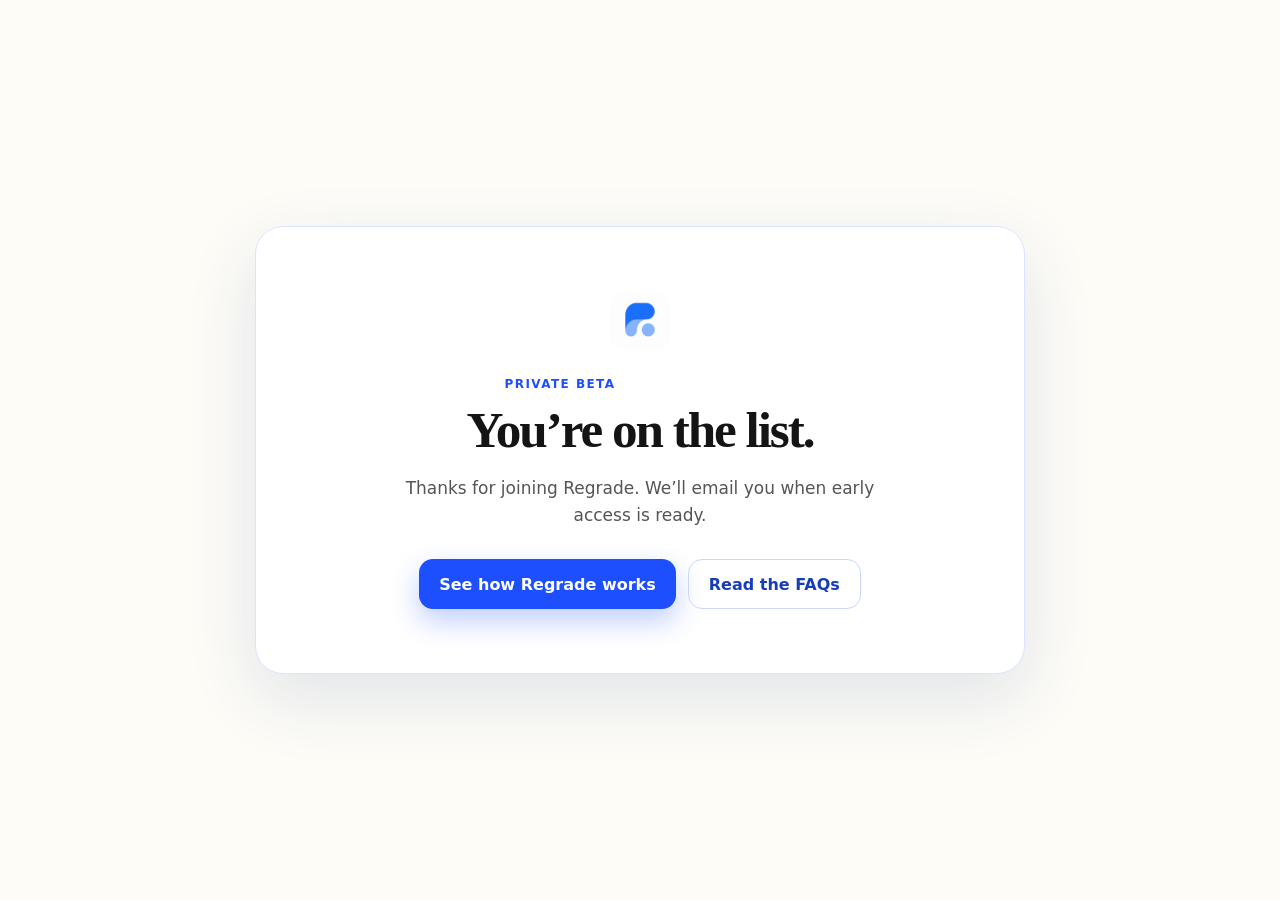
<file: thanks.html>
<!doctype html>
<html lang="en">
  <head>
    <meta charset="utf-8" />
    <meta name="viewport" content="width=device-width, initial-scale=1" />
    <meta name="robots" content="noindex,follow" />
    <title>You’re on the Regrade waitlist</title>
    <meta name="description" content="Thanks for joining the Regrade private-beta waitlist." />
    <link rel="canonical" href="https://regradeapp.tech/thanks.html" />
    <meta property="og:title" content="You’re on the Regrade waitlist" />
    <meta property="og:description" content="Thanks for joining the Regrade private-beta waitlist." />
    <meta property="og:image" content="https://regradeapp.tech/logo.png" />
    <meta property="og:url" content="https://regradeapp.tech/thanks.html" />
    <meta property="og:type" content="website" />
    <style>
      :root { color: #141414; background: #fdfcf7; font-family: Inter, ui-sans-serif, system-ui, sans-serif; }
      body { min-height: 100vh; margin: 0; display: grid; place-items: center; padding: 24px; box-sizing: border-box; }
      main { width: min(100%, 640px); padding: clamp(32px, 7vw, 64px); border: 1px solid #dbe3ff; border-radius: 28px; background: white; box-shadow: 0 24px 70px rgba(20, 47, 125, .12); text-align: center; }
      img { width: 60px; height: 60px; border-radius: 16px; }
      .eyebrow { margin: 20px 0 8px; color: #1e4fff; font-size: 12px; font-weight: 800; letter-spacing: .12em; text-transform: uppercase; }
      h1 { margin: 0; font-family: Georgia, serif; font-size: clamp(2rem, 6vw, 3.2rem); letter-spacing: -.04em; line-height: 1.08; }
      p { max-width: 480px; margin: 18px auto 0; color: #555; font-size: 17px; line-height: 1.6; }
      .position { display: none; color: #183ca8; font-weight: 700; }
      nav { display: flex; flex-wrap: wrap; justify-content: center; gap: 12px; margin-top: 30px; }
      a { display: inline-flex; align-items: center; justify-content: center; min-height: 48px; padding: 0 20px; border-radius: 14px; color: #173dbb; font-weight: 750; text-decoration: none; }
      a.primary { background: #1e4fff; color: white; box-shadow: 0 12px 28px rgba(30,79,255,.28); }
      a.secondary { border: 1px solid #cbd6ff; }
    </style>
  </head>
  <body>
    <main>
      <a href="/" aria-label="Return to Regrade"><img src="/logo-mark.png" alt="Regrade" /></a>
      <p class="eyebrow">Private beta</p>
      <h1 id="heading">You’re on the list.</h1>
      <p id="message">Thanks for joining Regrade. We’ll email you when early access is ready.</p>
      <p id="position" class="position"></p>
      <nav aria-label="Next steps">
        <a class="primary" href="/#how">See how Regrade works</a>
        <a class="secondary" href="/#faq">Read the FAQs</a>
      </nav>
    </main>
    <script>
      const params = new URLSearchParams(window.location.search);
      if (params.get("status") === "already-joined") {
        document.getElementById("heading").textContent = "You’re already on the list.";
        document.getElementById("message").textContent = "Your early-access spot is saved. We’ll email you when an invite is ready.";
      }
      const position = Number(params.get("position"));
      if (Number.isInteger(position) && position > 0) {
        const node = document.getElementById("position");
        node.textContent = `Your waitlist position: #${position}`;
        node.style.display = "block";
      }
    </script>
  </body>
</html>
</file>
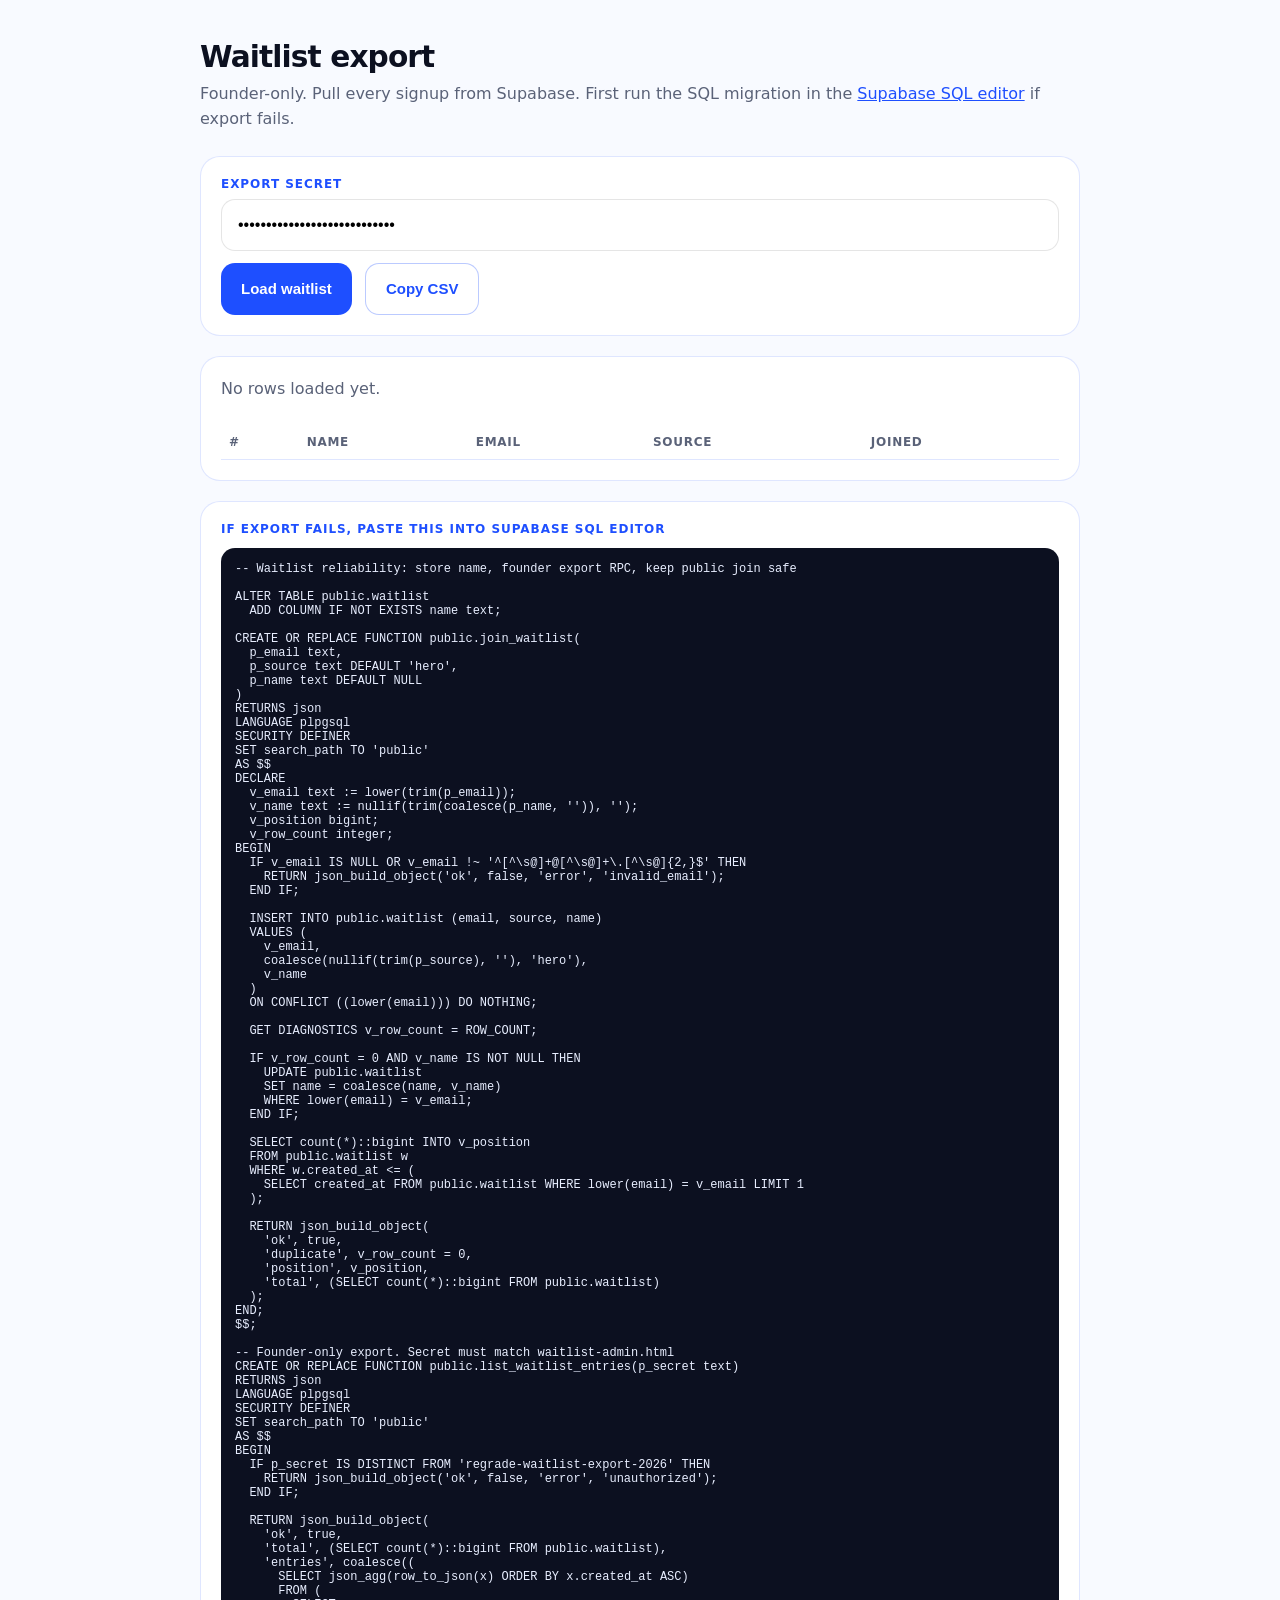
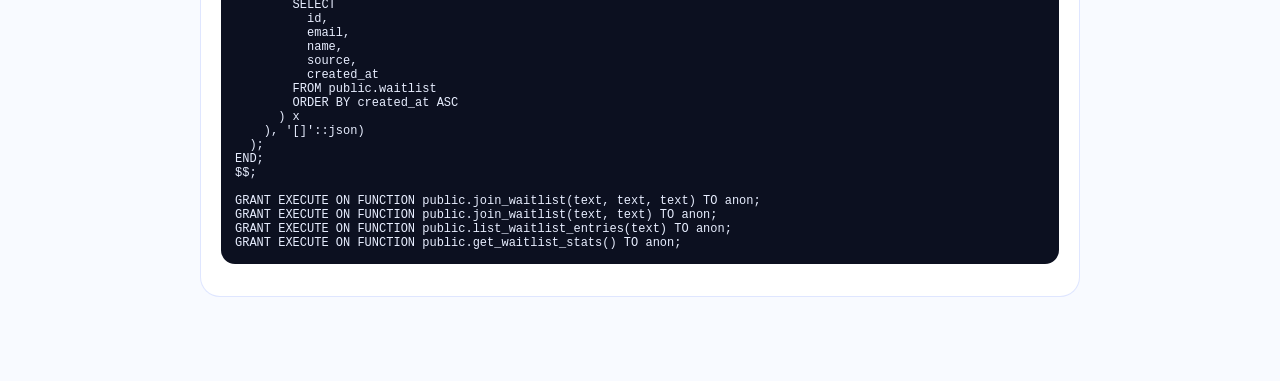
<file: waitlist-admin.html>
<!DOCTYPE html>
<html lang="en">
  <head>
    <meta charset="UTF-8" />
    <meta name="viewport" content="width=device-width, initial-scale=1.0" />
    <meta name="robots" content="noindex, nofollow" />
    <title>Regrade · Waitlist export</title>
    <script src="/site-config.js"></script>
    <style>
      :root {
        --ink: #0c1020;
        --muted: #5a6278;
        --blue: #1e4fff;
        --paper: #f8faff;
        --line: rgba(30, 79, 255, 0.14);
      }
      * { box-sizing: border-box; }
      body {
        margin: 0;
        min-height: 100vh;
        font-family: "Source Sans 3", system-ui, sans-serif;
        color: var(--ink);
        background: var(--paper);
      }
      .wrap { max-width: 920px; margin: 0 auto; padding: 40px 20px 64px; }
      h1 { margin: 0 0 8px; font-size: 1.85rem; letter-spacing: -0.03em; }
      .sub { color: var(--muted); margin: 0 0 24px; line-height: 1.55; }
      .card {
        border: 1px solid var(--line);
        background: #fff;
        border-radius: 20px;
        padding: 20px;
        margin-bottom: 20px;
      }
      label { display: block; font-size: 12px; font-weight: 700; letter-spacing: 0.08em; text-transform: uppercase; color: var(--blue); margin-bottom: 8px; }
      input {
        width: 100%;
        height: 52px;
        border-radius: 14px;
        border: 1px solid rgba(0,0,0,0.1);
        padding: 0 16px;
        font-size: 16px;
      }
      button {
        margin-top: 12px;
        height: 52px;
        border: 0;
        border-radius: 14px;
        background: var(--blue);
        color: #fff;
        font-weight: 700;
        font-size: 15px;
        padding: 0 20px;
        cursor: pointer;
      }
      button.secondary { background: #fff; color: var(--blue); border: 1px solid rgba(30,79,255,0.3); margin-left: 8px; }
      .err { color: #e11d48; margin-top: 10px; font-weight: 600; }
      .ok { color: #0d9f6e; margin-top: 10px; font-weight: 600; }
      table { width: 100%; border-collapse: collapse; font-size: 14px; }
      th, td { text-align: left; padding: 10px 8px; border-bottom: 1px solid var(--line); vertical-align: top; }
      th { font-size: 12px; text-transform: uppercase; letter-spacing: 0.06em; color: var(--muted); }
      code { background: rgba(30,79,255,0.08); padding: 2px 6px; border-radius: 6px; font-size: 13px; }
      pre {
        white-space: pre-wrap;
        background: #0c1020;
        color: #e8eeff;
        padding: 14px;
        border-radius: 14px;
        font-size: 12px;
        overflow: auto;
      }
      a { color: var(--blue); }
    </style>
  </head>
  <body>
    <div class="wrap">
      <h1>Waitlist export</h1>
      <p class="sub">
        Founder-only. Pull every signup from Supabase. First run the SQL migration in the
        <a href="https://supabase.com/dashboard/project/lshqzxgzehgmzgeilvmy/sql" target="_blank" rel="noopener">Supabase SQL editor</a>
        if export fails.
      </p>

      <div class="card">
        <label for="secret">Export secret</label>
        <input id="secret" type="password" value="regrade-waitlist-export-2026" autocomplete="off" />
        <div>
          <button id="load" type="button">Load waitlist</button>
          <button id="copy" class="secondary" type="button">Copy CSV</button>
        </div>
        <p id="status" class="ok" hidden></p>
        <p id="error" class="err" hidden></p>
      </div>

      <div class="card">
        <div id="meta" class="sub">No rows loaded yet.</div>
        <div style="overflow-x:auto; margin-top: 12px;">
          <table>
            <thead>
              <tr>
                <th>#</th>
                <th>Name</th>
                <th>Email</th>
                <th>Source</th>
                <th>Joined</th>
              </tr>
            </thead>
            <tbody id="rows"></tbody>
          </table>
        </div>
      </div>

      <div class="card">
        <label>If export fails, paste this into Supabase SQL editor</label>
        <pre id="sql"></pre>
      </div>
    </div>

    <script>
      const cfg = window.REGRADE_CONFIG || {};
      const url = cfg.supabaseUrl || "https://lshqzxgzehgmzgeilvmy.supabase.co";
      const key =
        cfg.supabaseAnonKey ||
        "sb_publishable_B6sDgM-4xMY2tub3oX7VHA_bHOLntBJ";

      let entries = [];

      async function loadSqlHint() {
        try {
          const res = await fetch("/waitlist-export.sql");
          if (res.ok) document.getElementById("sql").textContent = await res.text();
        } catch (_) {}
      }

      function toCsv(rows) {
        const header = ["position", "name", "email", "source", "created_at"];
        const lines = [header.join(",")];
        rows.forEach((row, i) => {
          const vals = [
            i + 1,
            row.name || "",
            row.email || "",
            row.source || "",
            row.created_at || "",
          ].map((v) => `"${String(v).replaceAll('"', '""')}"`);
          lines.push(vals.join(","));
        });
        return lines.join("\n");
      }

      async function loadWaitlist() {
        const status = document.getElementById("status");
        const error = document.getElementById("error");
        const rowsEl = document.getElementById("rows");
        const meta = document.getElementById("meta");
        status.hidden = true;
        error.hidden = true;
        rowsEl.innerHTML = "";

        const secret = document.getElementById("secret").value.trim();
        const res = await fetch(url + "/rest/v1/rpc/list_waitlist_entries", {
          method: "POST",
          headers: {
            "Content-Type": "application/json",
            apikey: key,
            Authorization: "Bearer " + key,
          },
          body: JSON.stringify({ p_secret: secret }),
        });
        const data = await res.json().catch(() => null);
        if (!res.ok || !data || data.ok === false) {
          error.hidden = false;
          error.textContent =
            (data && data.error) ||
            "Export RPC missing. Run the SQL below in Supabase, then retry. Or open the waitlist table in the dashboard.";
          meta.textContent = "Export unavailable until SQL is applied.";
          return;
        }

        entries = data.entries || [];
        meta.textContent = entries.length + " people on the waitlist";
        status.hidden = false;
        status.textContent = "Loaded " + entries.length + " signups from Supabase.";
        entries.forEach((row, i) => {
          const tr = document.createElement("tr");
          tr.innerHTML =
            "<td>" +
            (i + 1) +
            "</td><td>" +
            (row.name || "—") +
            "</td><td>" +
            (row.email || "—") +
            "</td><td>" +
            (row.source || "—") +
            "</td><td>" +
            (row.created_at ? new Date(row.created_at).toLocaleString() : "—") +
            "</td>";
          rowsEl.appendChild(tr);
        });
      }

      document.getElementById("load").addEventListener("click", () => {
        loadWaitlist().catch((err) => {
          const error = document.getElementById("error");
          error.hidden = false;
          error.textContent = String(err);
        });
      });
      document.getElementById("copy").addEventListener("click", async () => {
        if (!entries.length) return;
        await navigator.clipboard.writeText(toCsv(entries));
        const status = document.getElementById("status");
        status.hidden = false;
        status.textContent = "CSV copied.";
      });

      loadSqlHint();
    </script>
  </body>
</html>
</file>
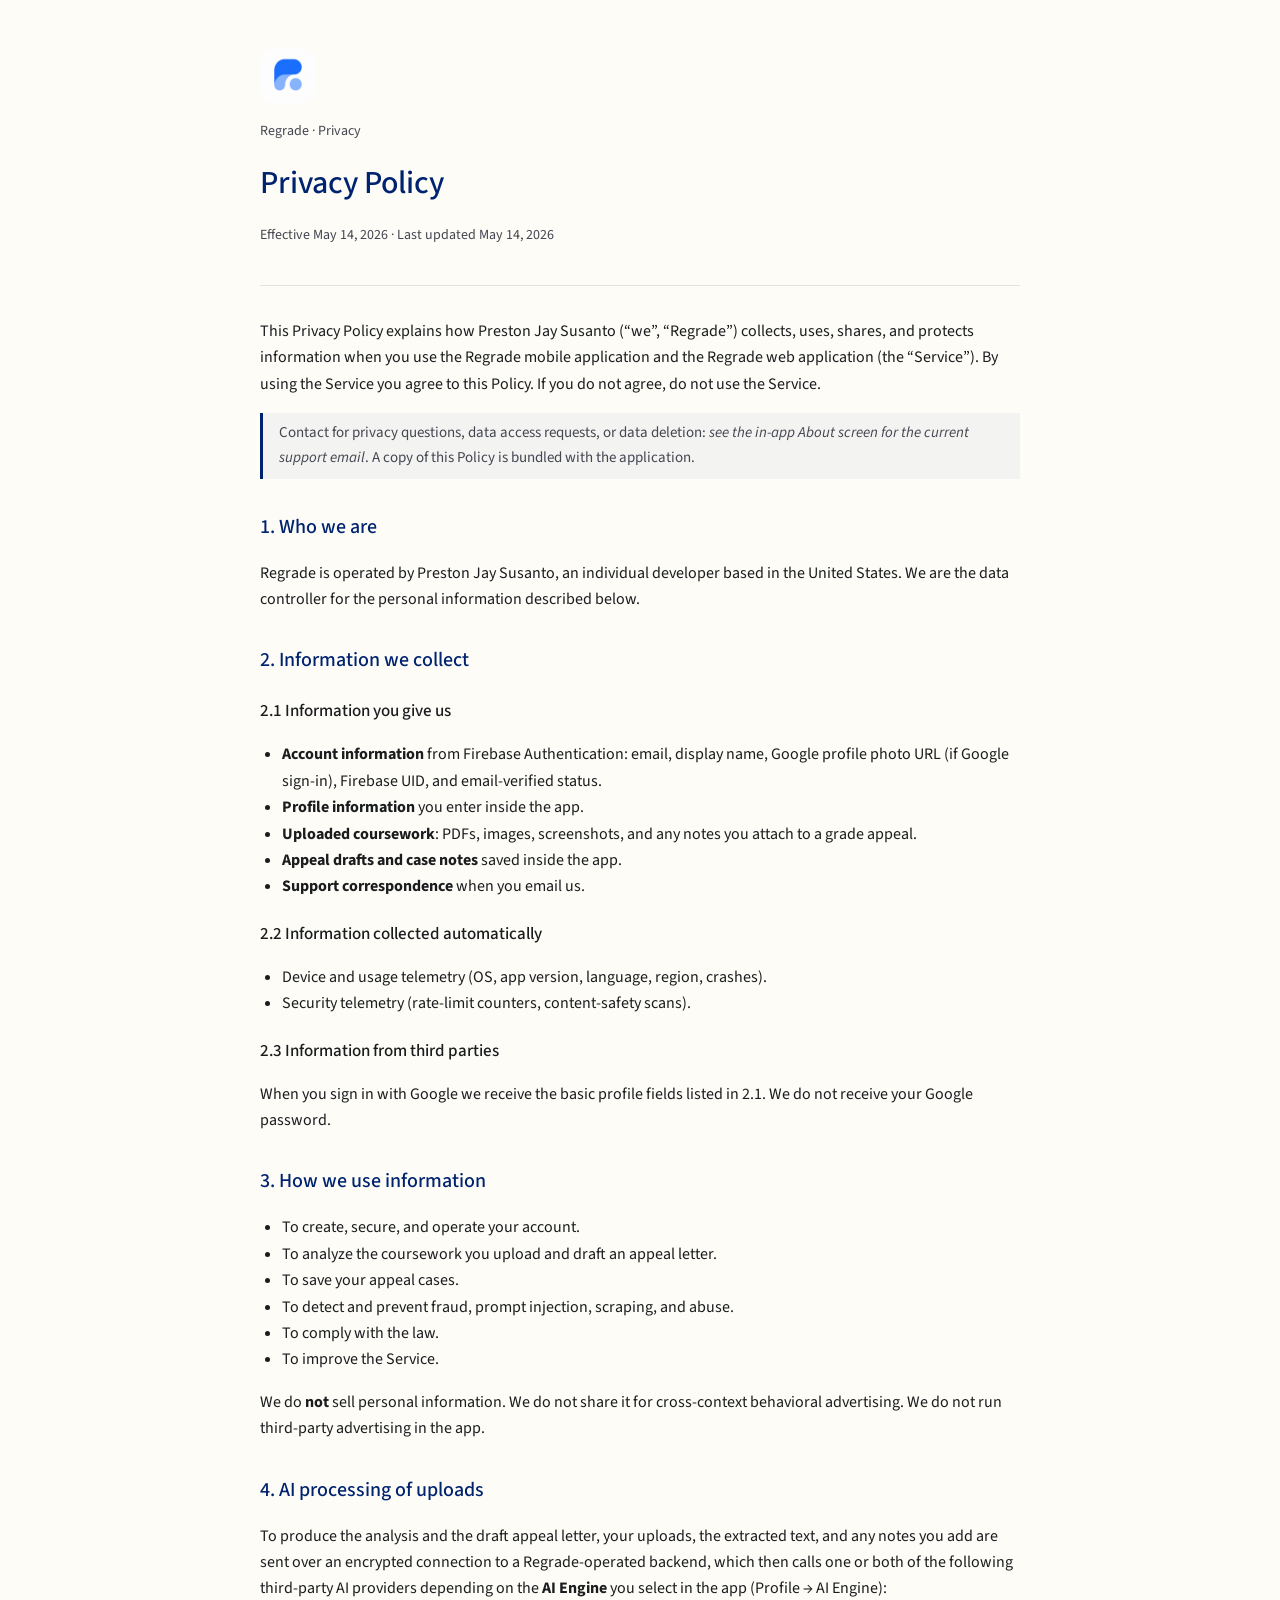
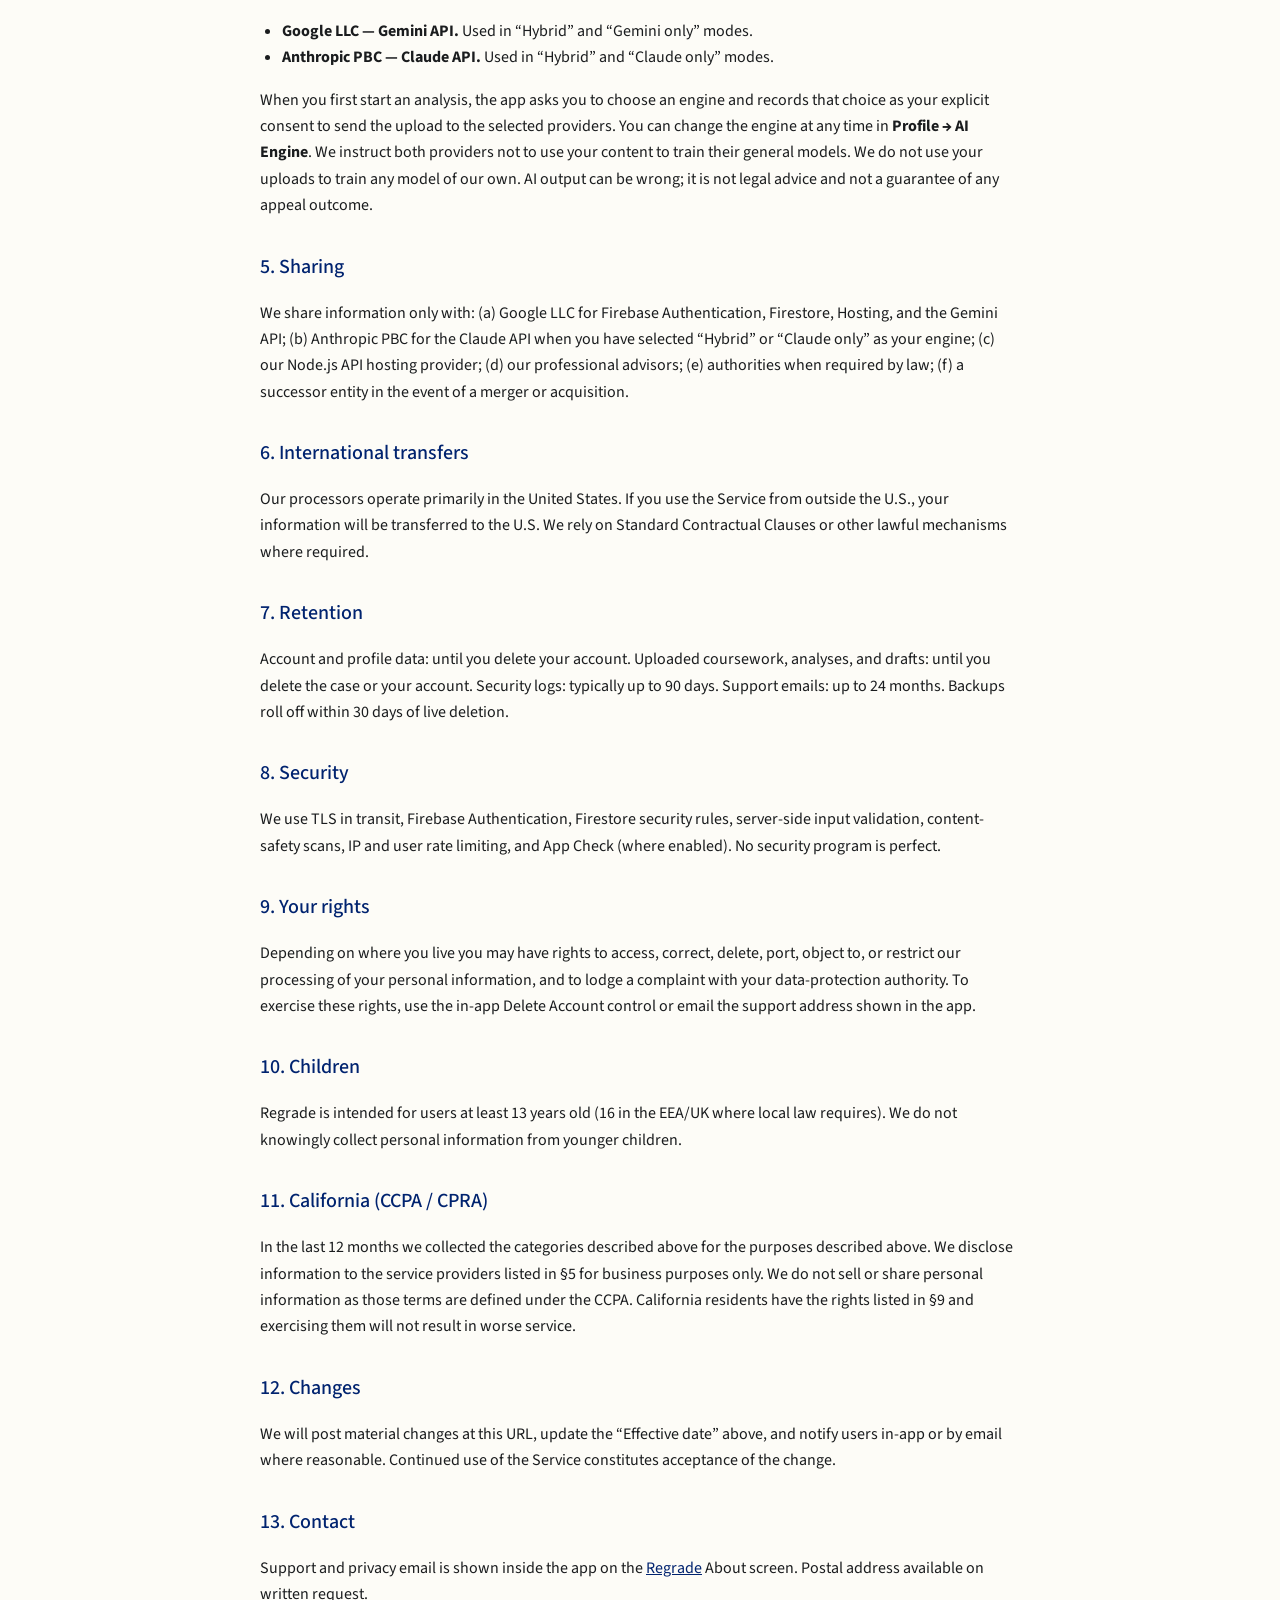
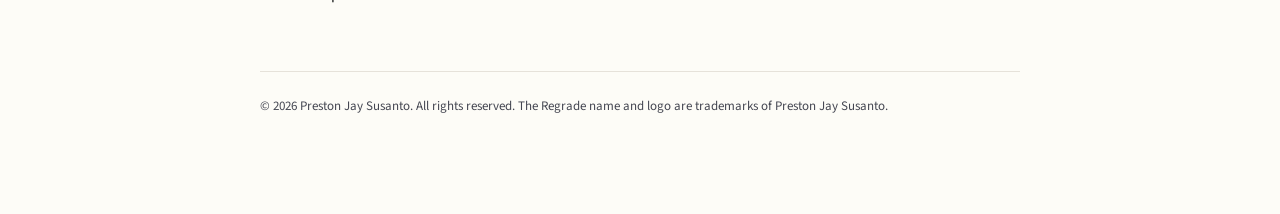
<file: legal/privacy.html>
<!doctype html>
<html lang="en">
  <head>
    <meta charset="utf-8" />
    <meta name="viewport" content="width=device-width, initial-scale=1" />
    <meta name="robots" content="index,follow" />
    <title>Regrade — Privacy Policy</title>
    <meta
      name="description"
      content="How Regrade collects, uses, and protects information about students who use the Regrade grade-appeal app."
    />
    <link rel="preconnect" href="https://fonts.googleapis.com" />
    <link rel="preconnect" href="https://fonts.gstatic.com" crossorigin />
    <link
      href="https://fonts.googleapis.com/css2?family=Source+Sans+3:wght@400;500;600;700&display=swap"
      rel="stylesheet"
    />
    <style>
      :root {
        --fg: #1a1c1e;
        --muted: #444651;
        --bg: #fdfcf7;
        --accent: #00236f;
        --rule: #e6e2da;
      }
      html {
        background: var(--bg);
        color: var(--fg);
        font: 16px/1.65 "Source Sans 3", ui-sans-serif, system-ui, sans-serif;
      }
      body {
        max-width: 760px;
        margin: 0 auto;
        padding: 48px 24px 96px;
      }
      header {
        border-bottom: 1px solid var(--rule);
        padding-bottom: 24px;
        margin-bottom: 32px;
      }
      .brand-logo {
        width: 56px;
        height: 56px;
        border-radius: 14px;
        margin-bottom: 16px;
        display: block;
      }
      h1 {
        font-weight: 500;
        font-size: 32px;
        margin: 0 0 8px;
        color: var(--accent);
      }
      h2 {
        font-weight: 500;
        font-size: 20px;
        margin: 32px 0 8px;
        color: var(--accent);
      }
      h3 {
        font-weight: 500;
        font-size: 17px;
        margin: 20px 0 6px;
      }
      p,
      li {
        color: var(--fg);
      }
      ul {
        padding-left: 22px;
      }
      .meta {
        color: var(--muted);
        font-size: 14px;
      }
      a {
        color: var(--accent);
      }
      blockquote {
        border-left: 3px solid var(--accent);
        padding: 8px 16px;
        margin: 16px 0;
        background: rgba(0, 35, 111, 0.04);
        color: var(--muted);
        font-size: 15px;
      }
      footer {
        margin-top: 64px;
        padding-top: 24px;
        border-top: 1px solid var(--rule);
        font-size: 13px;
        color: var(--muted);
      }
    </style>
  </head>
  <body>
    <header>
      <img class="brand-logo" src="../logo.png" width="56" height="56" alt="Regrade" />
      <p class="meta">Regrade · Privacy</p>
      <h1>Privacy Policy</h1>
      <p class="meta">Effective May 14, 2026 · Last updated May 14, 2026</p>
    </header>

    <p>
      This Privacy Policy explains how Preston Jay Susanto (&ldquo;we&rdquo;,
      &ldquo;Regrade&rdquo;) collects, uses, shares, and protects information when you use the
      Regrade mobile application and the Regrade web application (the &ldquo;Service&rdquo;).
      By using the Service you agree to this Policy. If you do not agree, do not use the
      Service.
    </p>

    <blockquote>
      Contact for privacy questions, data access requests, or data deletion:
      <em>see the in-app About screen for the current support email</em>. A copy of this
      Policy is bundled with the application.
    </blockquote>

    <h2>1. Who we are</h2>
    <p>
      Regrade is operated by Preston Jay Susanto, an individual developer based in the
      United States. We are the data controller for the personal information described
      below.
    </p>

    <h2>2. Information we collect</h2>
    <h3>2.1 Information you give us</h3>
    <ul>
      <li>
        <strong>Account information</strong> from Firebase Authentication: email, display
        name, Google profile photo URL (if Google sign-in), Firebase UID, and email-verified
        status.
      </li>
      <li><strong>Profile information</strong> you enter inside the app.</li>
      <li>
        <strong>Uploaded coursework</strong>: PDFs, images, screenshots, and any notes you
        attach to a grade appeal.
      </li>
      <li><strong>Appeal drafts and case notes</strong> saved inside the app.</li>
      <li><strong>Support correspondence</strong> when you email us.</li>
    </ul>
    <h3>2.2 Information collected automatically</h3>
    <ul>
      <li>Device and usage telemetry (OS, app version, language, region, crashes).</li>
      <li>Security telemetry (rate-limit counters, content-safety scans).</li>
    </ul>
    <h3>2.3 Information from third parties</h3>
    <p>
      When you sign in with Google we receive the basic profile fields listed in 2.1. We do
      not receive your Google password.
    </p>

    <h2>3. How we use information</h2>
    <ul>
      <li>To create, secure, and operate your account.</li>
      <li>To analyze the coursework you upload and draft an appeal letter.</li>
      <li>To save your appeal cases.</li>
      <li>To detect and prevent fraud, prompt injection, scraping, and abuse.</li>
      <li>To comply with the law.</li>
      <li>To improve the Service.</li>
    </ul>
    <p>
      We do <strong>not</strong> sell personal information. We do not share it for
      cross-context behavioral advertising. We do not run third-party advertising in the app.
    </p>

    <h2>4. AI processing of uploads</h2>
    <p>
      To produce the analysis and the draft appeal letter, your uploads, the extracted text,
      and any notes you add are sent over an encrypted connection to a Regrade-operated
      backend, which then calls one or both of the following third-party AI providers
      depending on the <strong>AI Engine</strong> you select in the app
      (Profile &rarr; AI Engine):
    </p>
    <ul>
      <li>
        <strong>Google LLC &mdash; Gemini API.</strong> Used in &ldquo;Hybrid&rdquo; and
        &ldquo;Gemini only&rdquo; modes.
      </li>
      <li>
        <strong>Anthropic PBC &mdash; Claude API.</strong> Used in &ldquo;Hybrid&rdquo; and
        &ldquo;Claude only&rdquo; modes.
      </li>
    </ul>
    <p>
      When you first start an analysis, the app asks you to choose an engine and records
      that choice as your explicit consent to send the upload to the selected providers.
      You can change the engine at any time in <strong>Profile &rarr; AI Engine</strong>.
      We instruct both providers not to use your content to train their general models.
      We do not use your uploads to train any model of our own. AI output can be wrong;
      it is not legal advice and not a guarantee of any appeal outcome.
    </p>

    <h2>5. Sharing</h2>
    <p>
      We share information only with: (a) Google LLC for Firebase Authentication, Firestore,
      Hosting, and the Gemini API; (b) Anthropic PBC for the Claude API when you have
      selected &ldquo;Hybrid&rdquo; or &ldquo;Claude only&rdquo; as your engine; (c) our
      Node.js API hosting provider; (d) our professional advisors; (e) authorities when
      required by law; (f) a successor entity in the event of a merger or acquisition.
    </p>

    <h2>6. International transfers</h2>
    <p>
      Our processors operate primarily in the United States. If you use the Service from
      outside the U.S., your information will be transferred to the U.S. We rely on
      Standard Contractual Clauses or other lawful mechanisms where required.
    </p>

    <h2>7. Retention</h2>
    <p>
      Account and profile data: until you delete your account. Uploaded coursework,
      analyses, and drafts: until you delete the case or your account. Security logs:
      typically up to 90 days. Support emails: up to 24 months. Backups roll off within 30
      days of live deletion.
    </p>

    <h2>8. Security</h2>
    <p>
      We use TLS in transit, Firebase Authentication, Firestore security rules,
      server-side input validation, content-safety scans, IP and user rate limiting, and
      App Check (where enabled). No security program is perfect.
    </p>

    <h2>9. Your rights</h2>
    <p>
      Depending on where you live you may have rights to access, correct, delete, port,
      object to, or restrict our processing of your personal information, and to lodge a
      complaint with your data-protection authority. To exercise these rights, use the
      in-app Delete Account control or email the support address shown in the app.
    </p>

    <h2>10. Children</h2>
    <p>
      Regrade is intended for users at least 13 years old (16 in the EEA/UK where local
      law requires). We do not knowingly collect personal information from younger
      children.
    </p>

    <h2>11. California (CCPA / CPRA)</h2>
    <p>
      In the last 12 months we collected the categories described above for the purposes
      described above. We disclose information to the service providers listed in §5 for
      business purposes only. We do not sell or share personal information as those terms
      are defined under the CCPA. California residents have the rights listed in §9 and
      exercising them will not result in worse service.
    </p>

    <h2>12. Changes</h2>
    <p>
      We will post material changes at this URL, update the &ldquo;Effective date&rdquo;
      above, and notify users in-app or by email where reasonable. Continued use of the
      Service constitutes acceptance of the change.
    </p>

    <h2>13. Contact</h2>
    <p>
      Support and privacy email is shown inside the app on the
      <a href="/">Regrade</a> About screen. Postal address available on written request.
    </p>

    <footer>
      © 2026 Preston Jay Susanto. All rights reserved. The Regrade name and logo are
      trademarks of Preston Jay Susanto.
    </footer>
    <script src="/site-config.js"></script>
    <script src="/visitors.js"></script>
  </body>
</html>
</file>
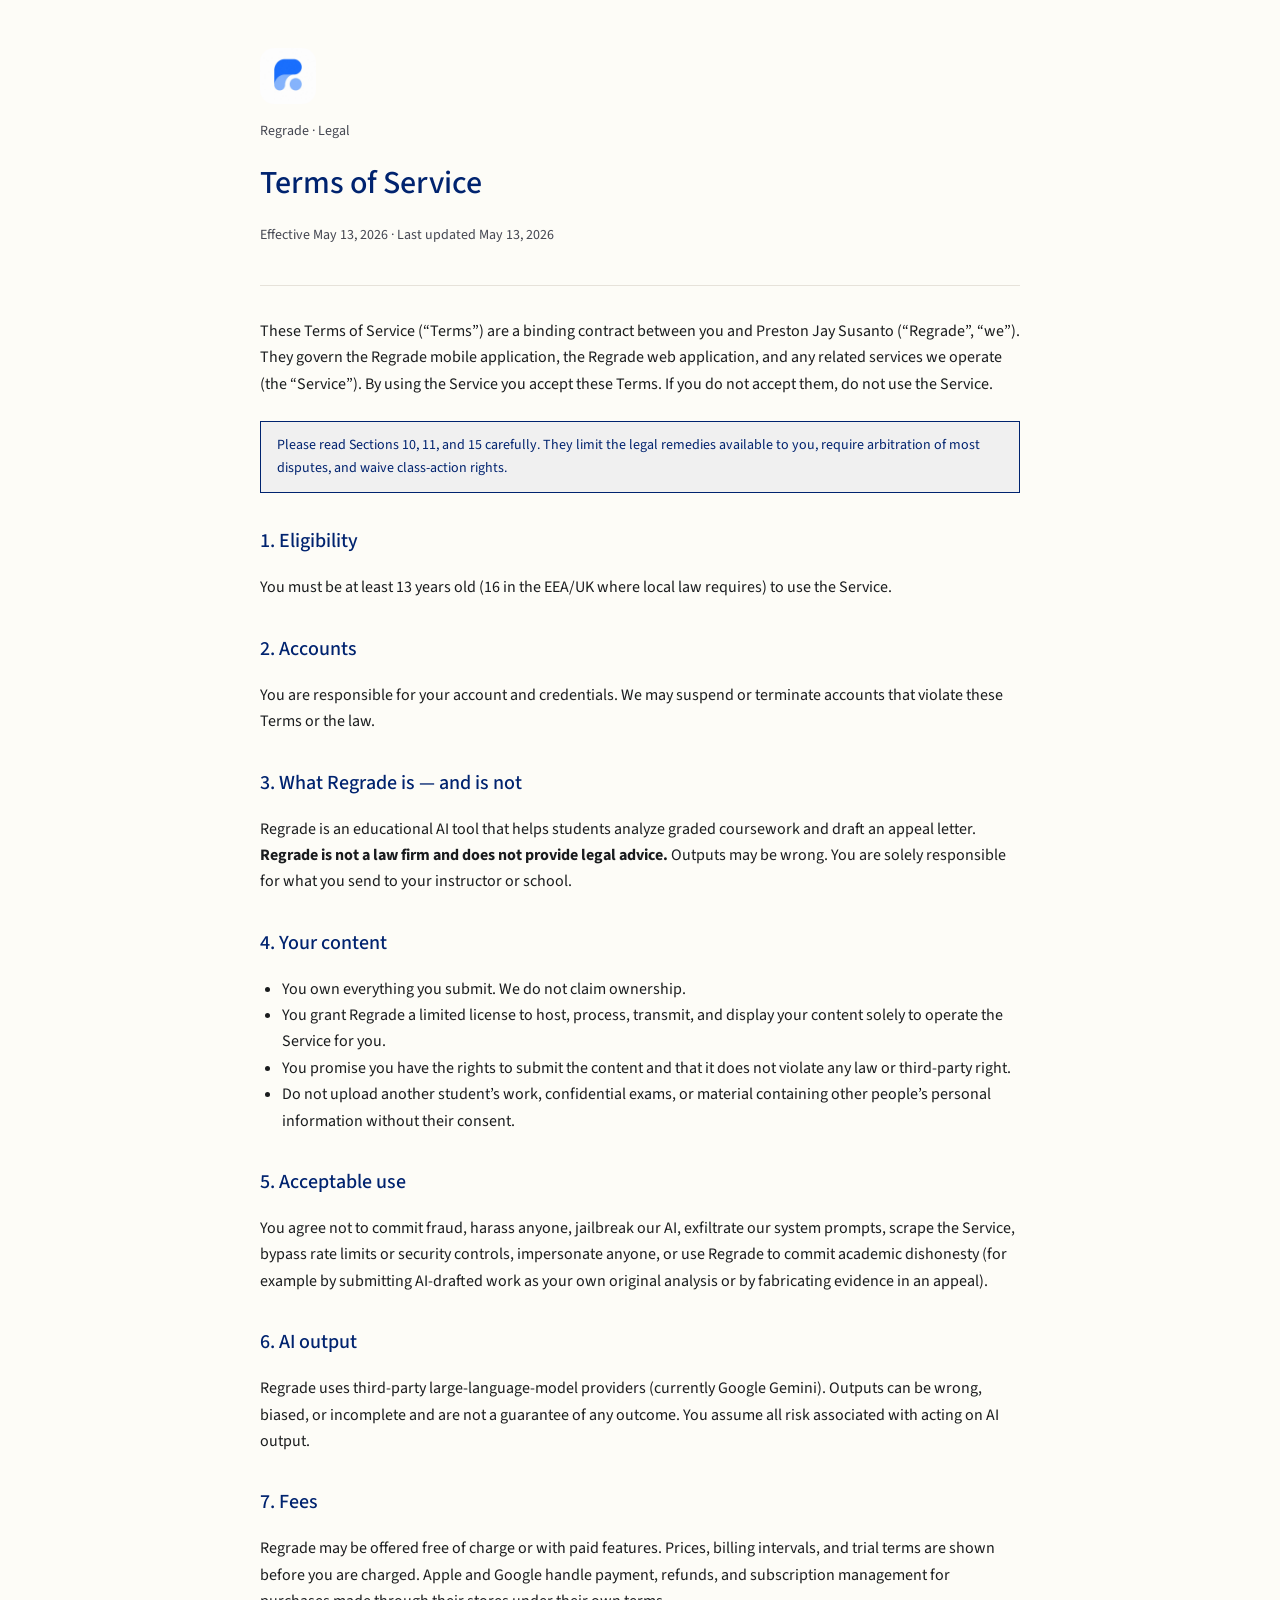
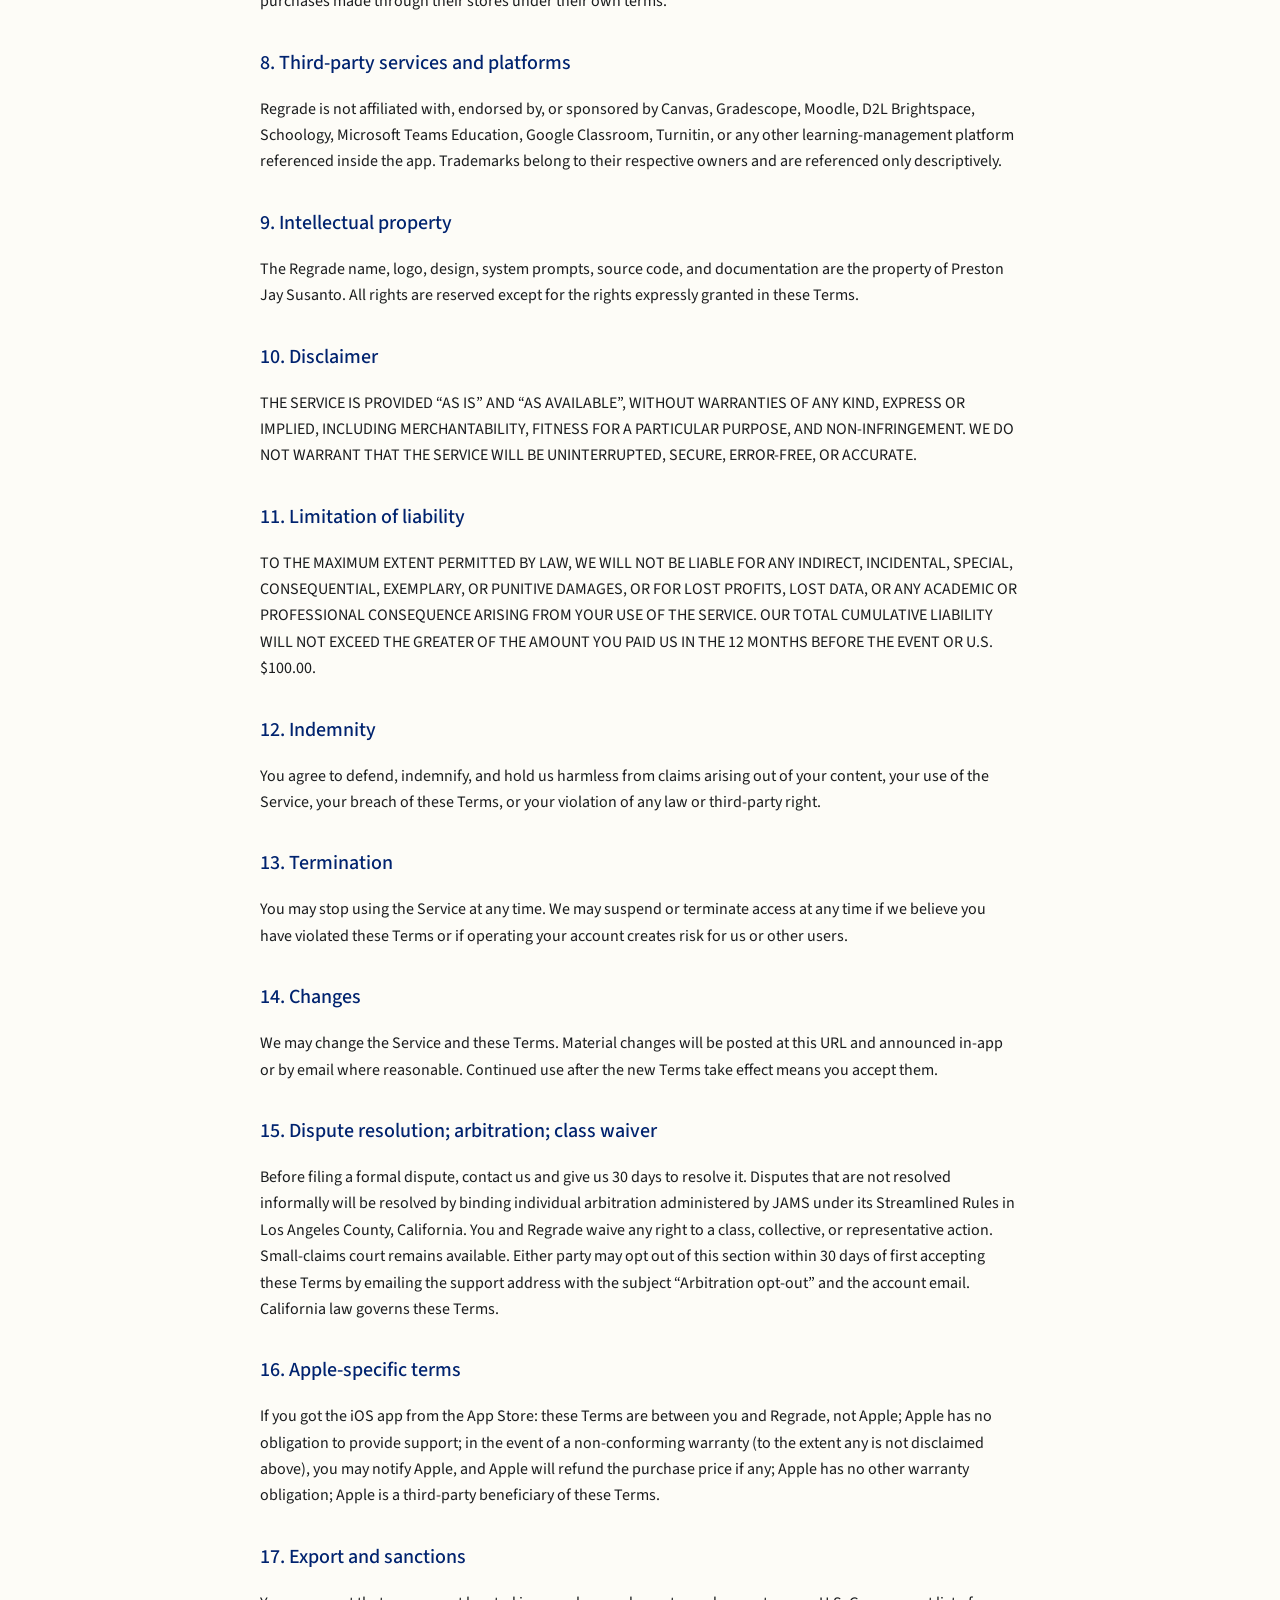
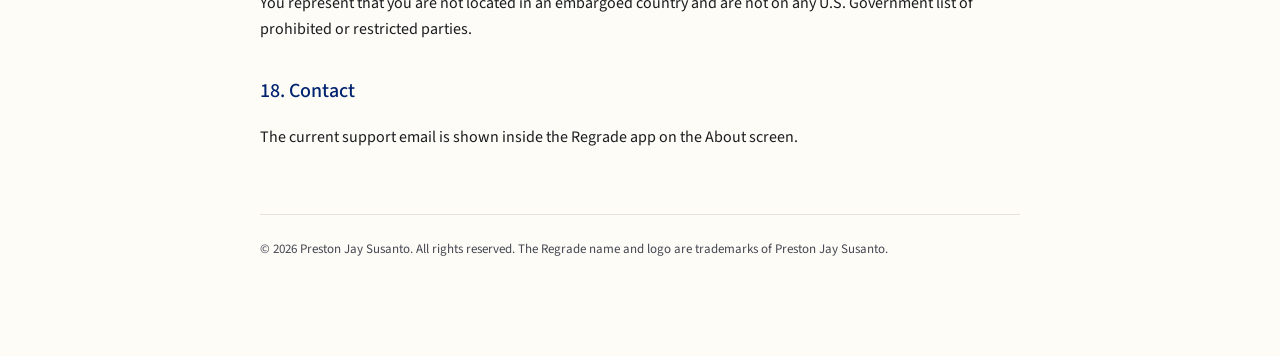
<file: legal/terms.html>
<!doctype html>
<html lang="en">
  <head>
    <meta charset="utf-8" />
    <meta name="viewport" content="width=device-width, initial-scale=1" />
    <meta name="robots" content="index,follow" />
    <title>Regrade — Terms of Service</title>
    <meta
      name="description"
      content="Terms of Service for the Regrade student grade-appeal application."
    />
    <link rel="preconnect" href="https://fonts.googleapis.com" />
    <link rel="preconnect" href="https://fonts.gstatic.com" crossorigin />
    <link
      href="https://fonts.googleapis.com/css2?family=Source+Sans+3:wght@400;500;600;700&display=swap"
      rel="stylesheet"
    />
    <style>
      :root {
        --fg: #1a1c1e;
        --muted: #444651;
        --bg: #fdfcf7;
        --accent: #00236f;
        --rule: #e6e2da;
      }
      html {
        background: var(--bg);
        color: var(--fg);
        font: 16px/1.65 "Source Sans 3", ui-sans-serif, system-ui, sans-serif;
      }
      body {
        max-width: 760px;
        margin: 0 auto;
        padding: 48px 24px 96px;
      }
      header {
        border-bottom: 1px solid var(--rule);
        padding-bottom: 24px;
        margin-bottom: 32px;
      }
      .brand-logo {
        width: 56px;
        height: 56px;
        border-radius: 14px;
        margin-bottom: 16px;
        display: block;
      }
      h1 {
        font-weight: 500;
        font-size: 32px;
        margin: 0 0 8px;
        color: var(--accent);
      }
      h2 {
        font-weight: 500;
        font-size: 20px;
        margin: 32px 0 8px;
        color: var(--accent);
      }
      p,
      li {
        color: var(--fg);
      }
      ul {
        padding-left: 22px;
      }
      .meta {
        color: var(--muted);
        font-size: 14px;
      }
      .legal-callout {
        border: 1px solid var(--accent);
        background: rgba(0, 35, 111, 0.05);
        padding: 12px 16px;
        margin: 24px 0;
        font-size: 14px;
        color: var(--accent);
      }
      a {
        color: var(--accent);
      }
      footer {
        margin-top: 64px;
        padding-top: 24px;
        border-top: 1px solid var(--rule);
        font-size: 13px;
        color: var(--muted);
      }
    </style>
  </head>
  <body>
    <header>
      <img class="brand-logo" src="../logo.png" width="56" height="56" alt="Regrade" />
      <p class="meta">Regrade · Legal</p>
      <h1>Terms of Service</h1>
      <p class="meta">Effective May 13, 2026 · Last updated May 13, 2026</p>
    </header>

    <p>
      These Terms of Service (&ldquo;Terms&rdquo;) are a binding contract between you and
      Preston Jay Susanto (&ldquo;Regrade&rdquo;, &ldquo;we&rdquo;). They govern the Regrade
      mobile application, the Regrade web application, and any related services we operate
      (the &ldquo;Service&rdquo;). By using the Service you accept these Terms. If you do
      not accept them, do not use the Service.
    </p>

    <div class="legal-callout">
      Please read Sections 10, 11, and 15 carefully. They limit the legal remedies
      available to you, require arbitration of most disputes, and waive class-action rights.
    </div>

    <h2>1. Eligibility</h2>
    <p>
      You must be at least 13 years old (16 in the EEA/UK where local law requires) to use
      the Service.
    </p>

    <h2>2. Accounts</h2>
    <p>
      You are responsible for your account and credentials. We may suspend or terminate
      accounts that violate these Terms or the law.
    </p>

    <h2>3. What Regrade is — and is not</h2>
    <p>
      Regrade is an educational AI tool that helps students analyze graded coursework and
      draft an appeal letter. <strong>Regrade is not a law firm and does not provide legal
      advice.</strong> Outputs may be wrong. You are solely responsible for what you send
      to your instructor or school.
    </p>

    <h2>4. Your content</h2>
    <ul>
      <li>You own everything you submit. We do not claim ownership.</li>
      <li>
        You grant Regrade a limited license to host, process, transmit, and display your
        content solely to operate the Service for you.
      </li>
      <li>
        You promise you have the rights to submit the content and that it does not violate
        any law or third-party right.
      </li>
      <li>
        Do not upload another student&rsquo;s work, confidential exams, or material
        containing other people&rsquo;s personal information without their consent.
      </li>
    </ul>

    <h2>5. Acceptable use</h2>
    <p>
      You agree not to commit fraud, harass anyone, jailbreak our AI, exfiltrate our system
      prompts, scrape the Service, bypass rate limits or security controls, impersonate
      anyone, or use Regrade to commit academic dishonesty (for example by submitting
      AI-drafted work as your own original analysis or by fabricating evidence in an
      appeal).
    </p>

    <h2>6. AI output</h2>
    <p>
      Regrade uses third-party large-language-model providers (currently Google Gemini).
      Outputs can be wrong, biased, or incomplete and are not a guarantee of any outcome.
      You assume all risk associated with acting on AI output.
    </p>

    <h2>7. Fees</h2>
    <p>
      Regrade may be offered free of charge or with paid features. Prices, billing
      intervals, and trial terms are shown before you are charged. Apple and Google handle
      payment, refunds, and subscription management for purchases made through their stores
      under their own terms.
    </p>

    <h2>8. Third-party services and platforms</h2>
    <p>
      Regrade is not affiliated with, endorsed by, or sponsored by Canvas, Gradescope,
      Moodle, D2L Brightspace, Schoology, Microsoft Teams Education, Google Classroom,
      Turnitin, or any other learning-management platform referenced inside the app.
      Trademarks belong to their respective owners and are referenced only descriptively.
    </p>

    <h2>9. Intellectual property</h2>
    <p>
      The Regrade name, logo, design, system prompts, source code, and documentation are
      the property of Preston Jay Susanto. All rights are reserved except for the rights
      expressly granted in these Terms.
    </p>

    <h2>10. Disclaimer</h2>
    <p>
      THE SERVICE IS PROVIDED &ldquo;AS IS&rdquo; AND &ldquo;AS AVAILABLE&rdquo;, WITHOUT
      WARRANTIES OF ANY KIND, EXPRESS OR IMPLIED, INCLUDING MERCHANTABILITY, FITNESS FOR A
      PARTICULAR PURPOSE, AND NON-INFRINGEMENT. WE DO NOT WARRANT THAT THE SERVICE WILL BE
      UNINTERRUPTED, SECURE, ERROR-FREE, OR ACCURATE.
    </p>

    <h2>11. Limitation of liability</h2>
    <p>
      TO THE MAXIMUM EXTENT PERMITTED BY LAW, WE WILL NOT BE LIABLE FOR ANY INDIRECT,
      INCIDENTAL, SPECIAL, CONSEQUENTIAL, EXEMPLARY, OR PUNITIVE DAMAGES, OR FOR LOST
      PROFITS, LOST DATA, OR ANY ACADEMIC OR PROFESSIONAL CONSEQUENCE ARISING FROM YOUR USE
      OF THE SERVICE. OUR TOTAL CUMULATIVE LIABILITY WILL NOT EXCEED THE GREATER OF THE
      AMOUNT YOU PAID US IN THE 12 MONTHS BEFORE THE EVENT OR U.S. $100.00.
    </p>

    <h2>12. Indemnity</h2>
    <p>
      You agree to defend, indemnify, and hold us harmless from claims arising out of your
      content, your use of the Service, your breach of these Terms, or your violation of
      any law or third-party right.
    </p>

    <h2>13. Termination</h2>
    <p>
      You may stop using the Service at any time. We may suspend or terminate access at any
      time if we believe you have violated these Terms or if operating your account creates
      risk for us or other users.
    </p>

    <h2>14. Changes</h2>
    <p>
      We may change the Service and these Terms. Material changes will be posted at this
      URL and announced in-app or by email where reasonable. Continued use after the new
      Terms take effect means you accept them.
    </p>

    <h2>15. Dispute resolution; arbitration; class waiver</h2>
    <p>
      Before filing a formal dispute, contact us and give us 30 days to resolve it.
      Disputes that are not resolved informally will be resolved by binding individual
      arbitration administered by JAMS under its Streamlined Rules in Los Angeles County,
      California. You and Regrade waive any right to a class, collective, or representative
      action. Small-claims court remains available. Either party may opt out of this
      section within 30 days of first accepting these Terms by emailing the support
      address with the subject &ldquo;Arbitration opt-out&rdquo; and the account email.
      California law governs these Terms.
    </p>

    <h2>16. Apple-specific terms</h2>
    <p>
      If you got the iOS app from the App Store: these Terms are between you and Regrade,
      not Apple; Apple has no obligation to provide support; in the event of a non-conforming
      warranty (to the extent any is not disclaimed above), you may notify Apple, and Apple
      will refund the purchase price if any; Apple has no other warranty obligation; Apple
      is a third-party beneficiary of these Terms.
    </p>

    <h2>17. Export and sanctions</h2>
    <p>
      You represent that you are not located in an embargoed country and are not on any
      U.S. Government list of prohibited or restricted parties.
    </p>

    <h2>18. Contact</h2>
    <p>
      The current support email is shown inside the Regrade app on the About screen.
    </p>

    <footer>
      © 2026 Preston Jay Susanto. All rights reserved. The Regrade name and logo are
      trademarks of Preston Jay Susanto.
    </footer>
    <script src="/site-config.js"></script>
    <script src="/visitors.js"></script>
  </body>
</html>
</file>
